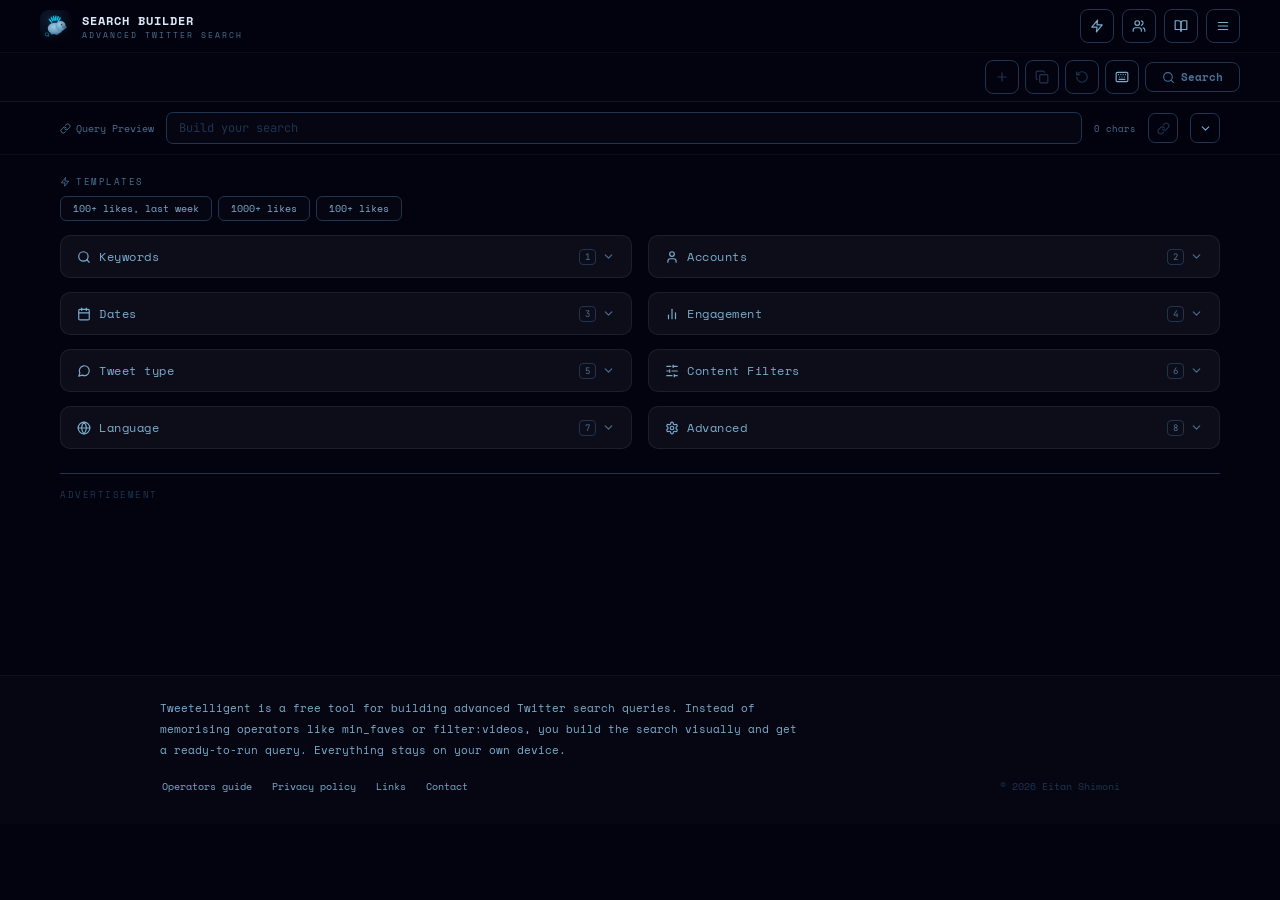
<file: index.html>
<!DOCTYPE html>
<html lang="he" dir="rtl">
  <head>
    <meta name="google-site-verification" content="E0dBcCmdBPspFGzxUfkCOdIivqjJMHfC78qYPpKqYvA" />
    <meta name="google-adsense-account" content="ca-pub-2782026165628312">
    <meta name="google-site-verification" content="Tg6FvOWgR5ETe8y325DUSicr6l3_aQwyPdLMIqL3uKk" />
    <meta charset="UTF-8" />
    <meta name="viewport" content="width=device-width, initial-scale=1.0" />
    <title>Tweetelligent — בונה חיפושים מתקדמים לטוויטר</title>
    <meta name="description" content="Tweetelligent — כלי חינמי לבניית שאילתות חיפוש מתקדמות בטוויטר: סינון לפי מילים, חשבונות, תאריכים, לייקים ומדיה, עם מדריך אופרטורים מלא. Build advanced Twitter search queries visually." />
    <link rel="canonical" href="https://eitanisrael.github.io/" />
    <link rel="manifest" href="/manifest.webmanifest">
    <link rel="apple-touch-icon" href="/apple-touch-icon.png">
    <meta name="theme-color" content="#03030f">
    <!-- iOS ignores the web manifest's display mode when deciding whether a
         home-screen launch gets browser chrome. Without these, "Add to Home
         Screen" opens inside a Safari shell with a bar at the top instead of as
         a standalone app. Android reads display:standalone from the manifest. -->
    <meta name="apple-mobile-web-app-capable" content="yes">
    <meta name="mobile-web-app-capable" content="yes">
    <meta name="apple-mobile-web-app-status-bar-style" content="black-translucent">
    <meta name="apple-mobile-web-app-title" content="Tweetelligent">
    <!-- Open Graph — shown when the tool is shared on social networks -->
    <meta property="og:type" content="website" />
    <meta property="og:site_name" content="Tweetelligent" />
    <meta property="og:title" content="Tweetelligent — בונה חיפושים מתקדמים לטוויטר" />
    <meta property="og:description" content="בונים חיפוש מתקדם בטוויטר בלי לזכור אופרטורים — ויזואלי, בעברית ובאנגלית, חינם." />
    <meta property="og:url" content="https://eitanisrael.github.io/" />
    <meta property="og:image" content="https://eitanisrael.github.io/icon-512.png" />
    <meta name="twitter:card" content="summary_large_image" />
    <script type="module" crossorigin src="/assets/index-pwpFbRuR.js"></script>
  <link rel="manifest" href="/manifest.webmanifest"><script id="vite-plugin-pwa:register-sw" src="/registerSW.js"></script></head>
  <body>
    <div id="root"></div>
    <!-- פרסומות AdSense: טעינת ספריית Google פעם אחת עבור כל יחידות הפרסום באתר -->
    <script async src="https://pagead2.googlesyndication.com/pagead/js/adsbygoogle.js?client=ca-pub-2782026165628312"
      crossorigin="anonymous"></script>
  </body>
</html>
</file>
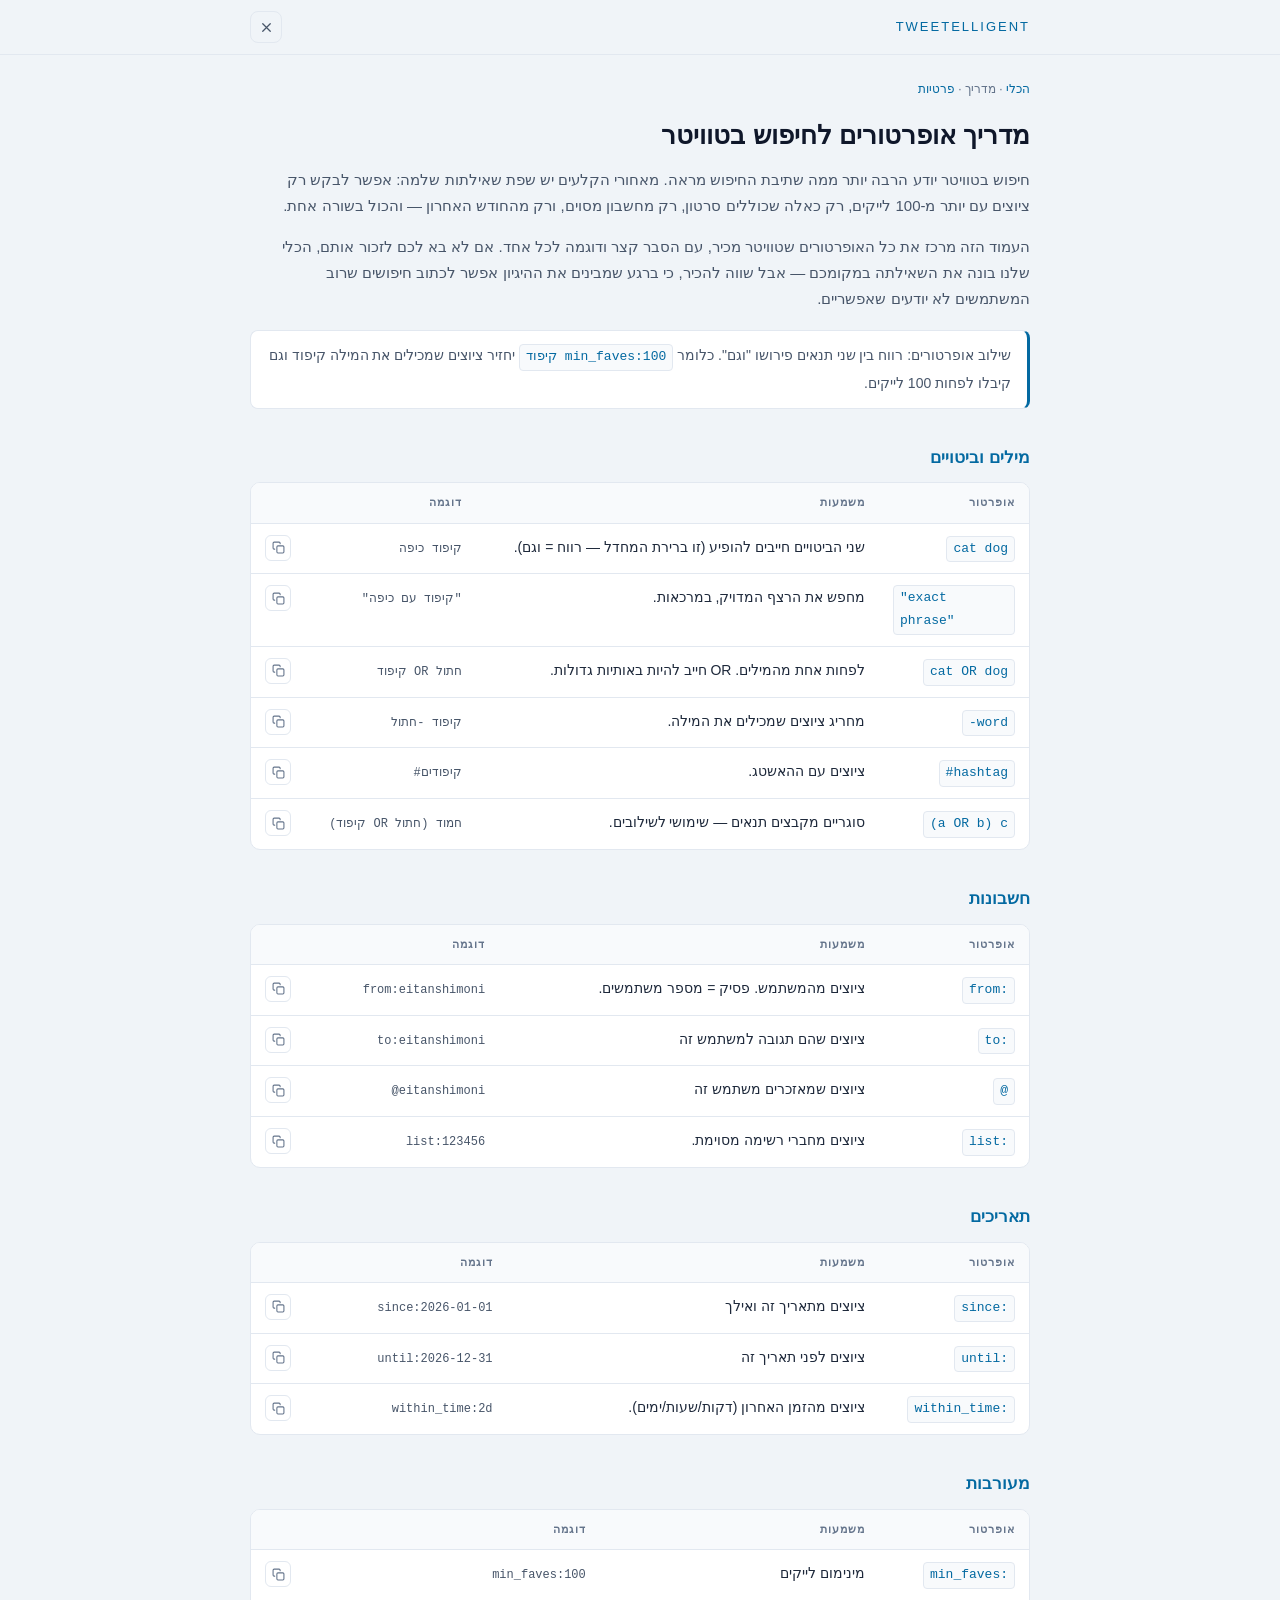
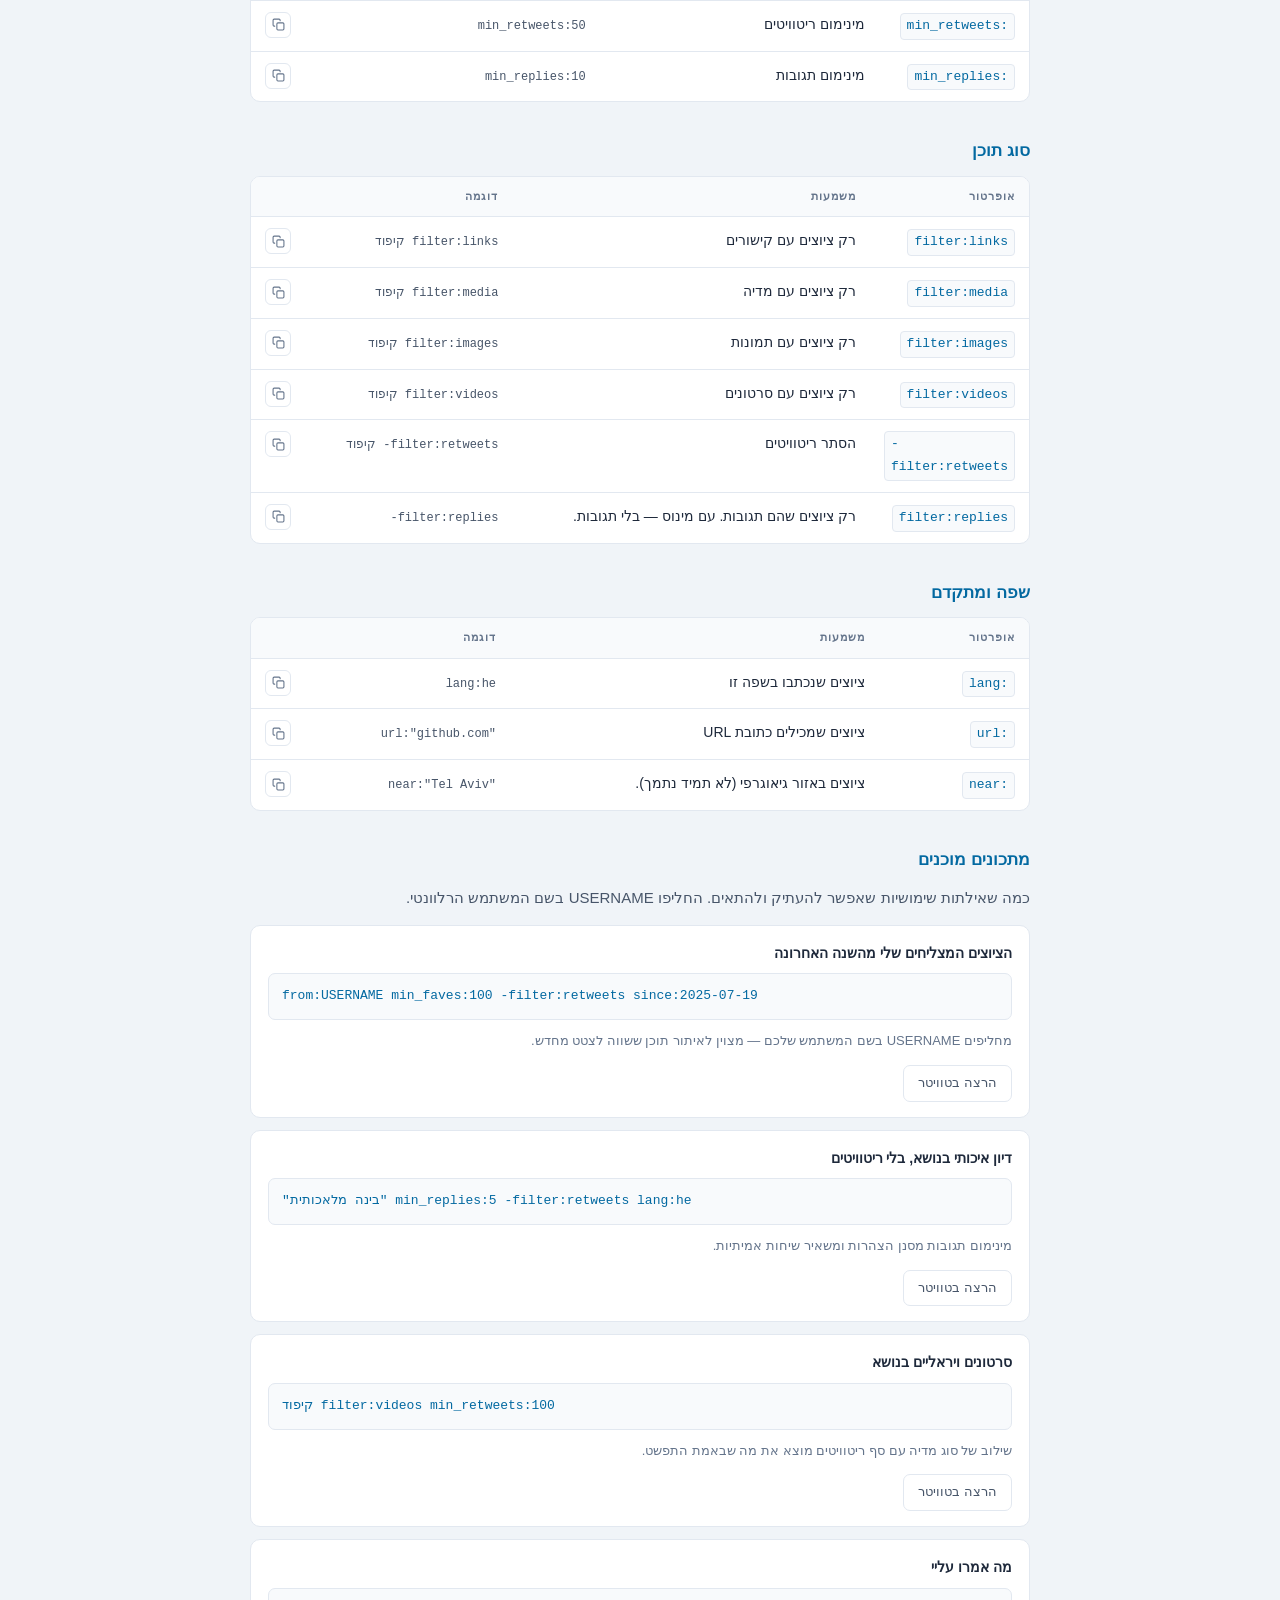
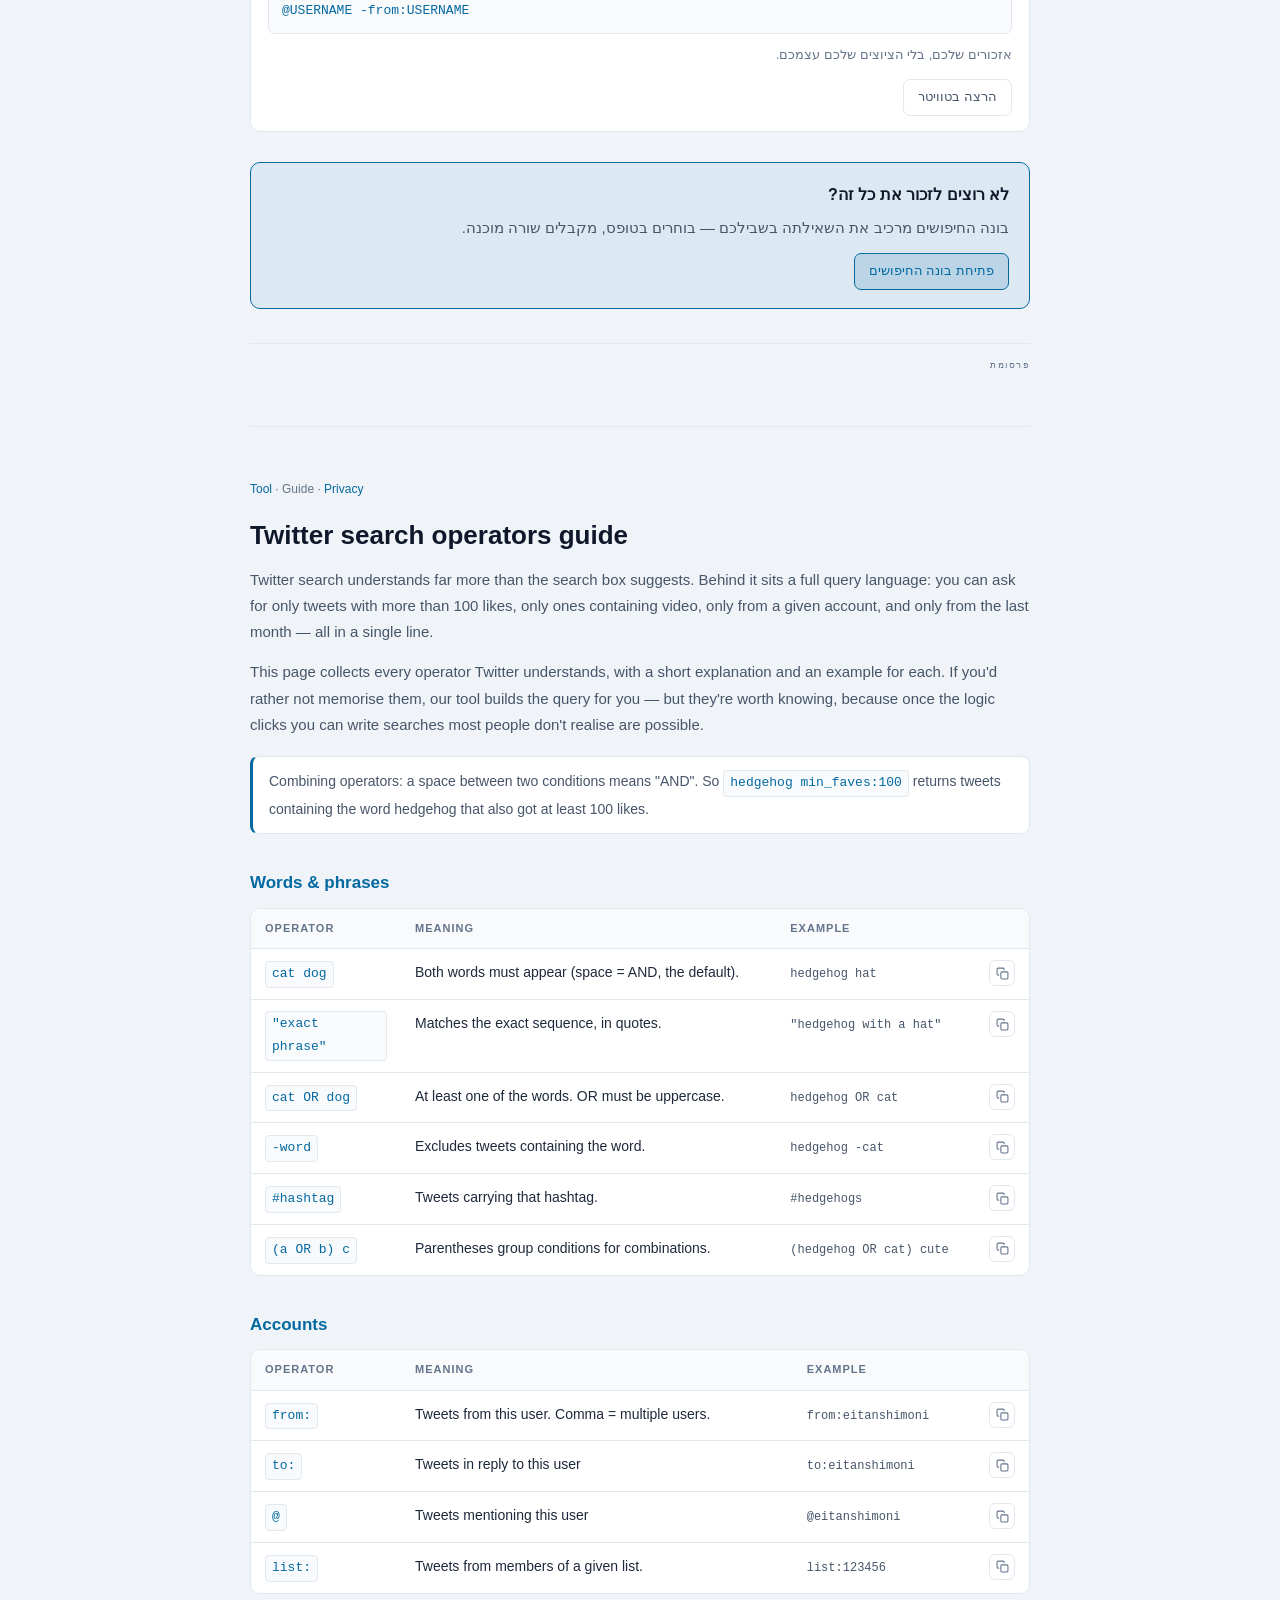
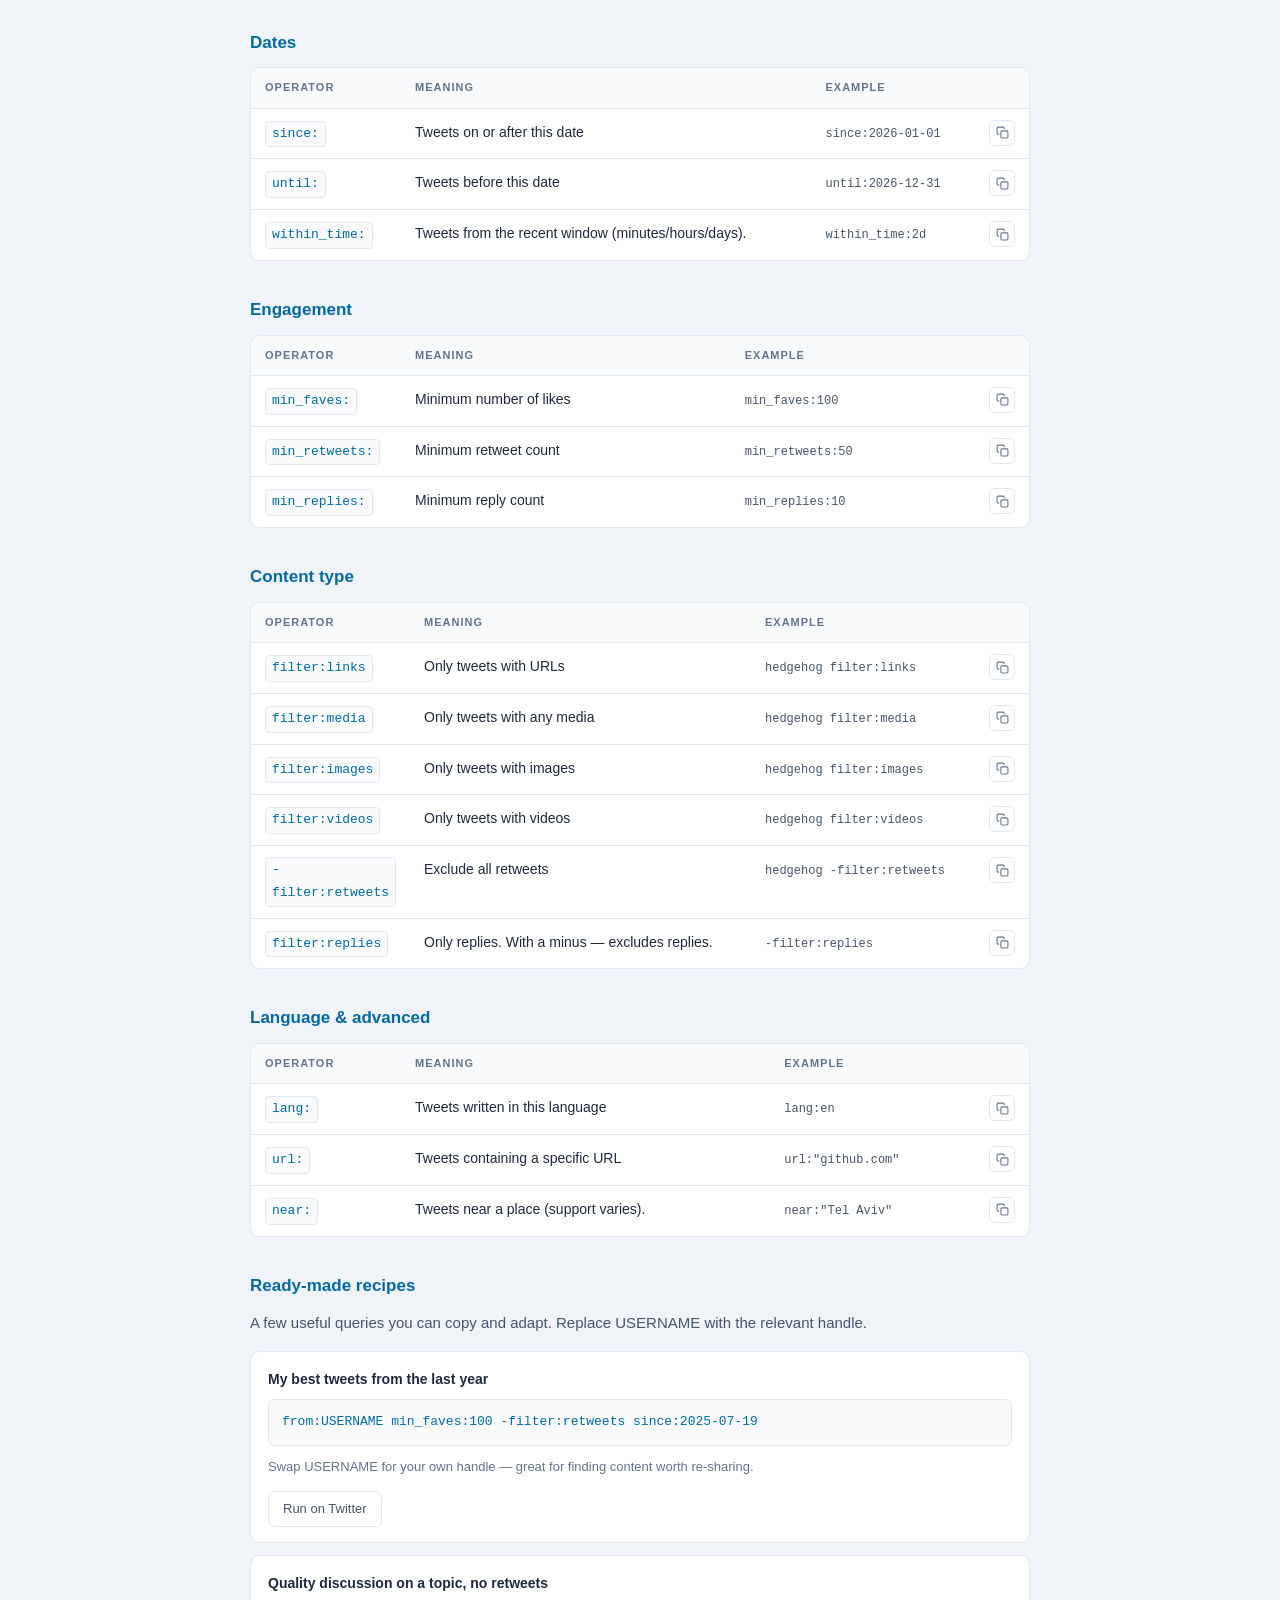
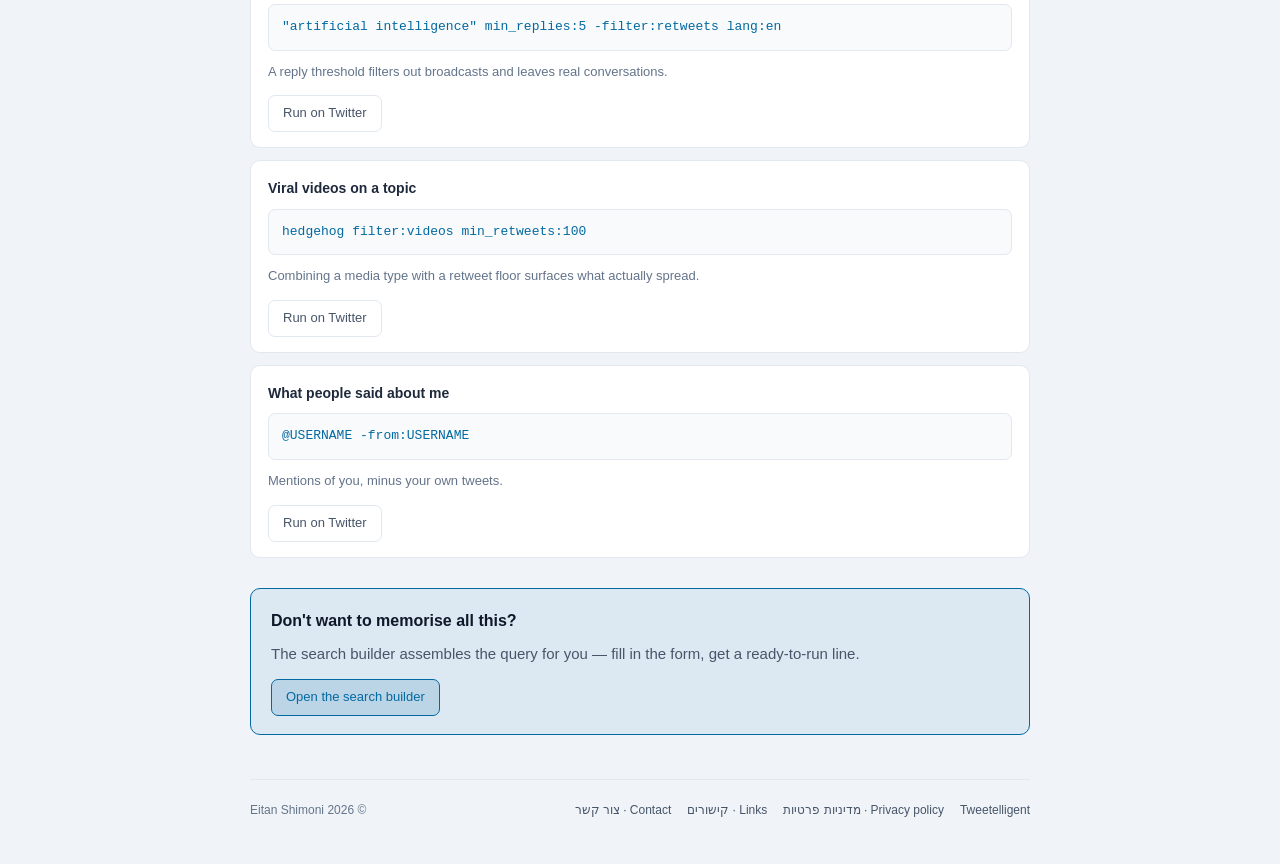
<file: guide/index.html>
<!DOCTYPE html>
<html lang="he" dir="rtl">
<head>
<meta charset="utf-8">
<meta name="viewport" content="width=device-width, initial-scale=1">
<title>מדריך אופרטורים לחיפוש בטוויטר | Twitter Search Operators — Tweetelligent</title>
<meta name="description" content="כל אופרטורי החיפוש של טוויטר עם הסבר ודוגמה: from, min_faves, filter:videos, since, lang ועוד. Complete Twitter search operators reference in Hebrew and English.">
<link rel="canonical" href="https://eitanisrael.github.io/guide/">
<meta name="theme-color" content="#03030f">
<link rel="apple-touch-icon" href="/apple-touch-icon.png">
<meta property="og:type" content="article">
<meta property="og:site_name" content="Tweetelligent">
<meta property="og:title" content="מדריך אופרטורים לחיפוש בטוויטר — Tweetelligent">
<meta property="og:description" content="כל אופרטורי החיפוש של טוויטר, עם הסבר ודוגמה לכל אחד, בעברית ובאנגלית.">
<meta property="og:url" content="https://eitanisrael.github.io/guide/">
<meta property="og:image" content="https://eitanisrael.github.io/icon-512.png">
<style>
  :root{
    --bg:#03030f; --card:#0d0d1a; --input:#060612; --text:#f4f8ff; --label:#ddeaf8;
    --muted:#7aaccc; --dim:#4a7090; --accent:#00d4ff; --border:#1e3450; --divider:#ffffff14;
  }
  @media (prefers-color-scheme: light){
    :root{
      --bg:#f0f4f8; --card:#ffffff; --input:#f8fafc; --text:#0f172a; --label:#1e293b;
      --muted:#475569; --dim:#64748b; --accent:#0369a1; --border:#e2e8f0; --divider:#e2e8f0;
    }
  }
  *,*::before,*::after{box-sizing:border-box;margin:0;padding:0}
  body{background:var(--bg);color:var(--text);line-height:1.75;
    font-family:'Assistant',-apple-system,"Segoe UI",Roboto,Arial,sans-serif}
  .wrap{max-width:820px;margin:0 auto;padding:24px 20px 80px}
  .topbar{position:sticky;top:0;z-index:5;background:var(--bg);
    border-bottom:1px solid var(--divider);backdrop-filter:blur(12px)}
  .topbar-inner{max-width:820px;margin:0 auto;padding:11px 20px;display:flex;
    align-items:center;justify-content:space-between;gap:12px}
  .brand{font-size:13px;letter-spacing:2px;color:var(--accent);
    text-transform:uppercase;text-decoration:none}
  .close{display:flex;align-items:center;justify-content:center;width:32px;height:32px;
    border:1px solid var(--border);border-radius:8px;color:var(--muted);flex-shrink:0}
  .close svg{width:15px;height:15px}
  .close:hover{border-color:var(--accent);color:var(--accent)}
  .close:active{transform:scale(.95)}
  .sr-only{position:absolute;width:1px;height:1px;overflow:hidden;clip:rect(0 0 0 0);white-space:nowrap}
  .copy-cell{width:44px;text-align:center}
  .copy{display:inline-flex;align-items:center;justify-content:center;width:26px;height:26px;
    padding:0;background:none;border:1px solid var(--border);border-radius:6px;
    color:var(--dim);cursor:pointer;transition:transform .08s,border-color .15s,color .15s}
  .copy svg{width:13px;height:13px}
  .copy:hover{border-color:var(--accent);color:var(--accent)}
  .copy:active{transform:scale(.9)}
  .copy.done{border-color:var(--accent);color:var(--accent)}
  h2{font-size:26px;color:var(--text);margin:0 0 14px;line-height:1.35}
  h3{font-size:17px;color:var(--accent);margin:34px 0 10px}
  h4{font-size:14px;color:var(--label);margin-bottom:8px}
  p{color:var(--muted);margin-bottom:14px;font-size:15px}
  a{color:var(--accent)}
  code{background:var(--input);border:1px solid var(--border);border-radius:4px;
    padding:1px 6px;color:var(--accent);font-family:'JetBrains Mono',ui-monospace,Consolas,monospace;
    font-size:13px;direction:ltr;display:inline-block;unicode-bidi:embed}
  .crumbs{font-size:12px;color:var(--dim);margin-bottom:18px}
  .crumbs a{text-decoration:none}
  .table-wrap{overflow-x:auto;border:1px solid var(--border);border-radius:10px;background:var(--card)}
  table{width:100%;border-collapse:collapse;min-width:520px}
  th{font-size:11px;letter-spacing:1px;color:var(--dim);text-transform:uppercase;
    text-align:start;padding:10px 14px;border-bottom:1px solid var(--divider);background:var(--input)}
  /* Fixed operator column so every description starts at the same place. */
  th:first-child,td:first-child{width:150px}
  td{padding:11px 14px;border-bottom:1px solid var(--divider);font-size:14px;
    color:var(--label);vertical-align:top}
  tr:last-child td{border-bottom:none}
  td .ex{color:var(--muted);font-size:12px;background:none;border:none;padding:0}
  .callout{background:var(--card);border:1px solid var(--border);
    border-inline-start:3px solid var(--accent);border-radius:8px;
    padding:12px 16px;margin:18px 0;font-size:14px;color:var(--muted)}
  .recipe{border:1px solid var(--border);border-radius:10px;background:var(--card);
    padding:15px 17px;margin-bottom:12px}
  pre{background:var(--input);border:1px solid var(--border);border-radius:7px;
    padding:11px 13px;overflow-x:auto;direction:ltr;text-align:left;margin-bottom:10px}
  pre code{background:none;border:none;padding:0;font-size:13px;white-space:pre-wrap;word-break:break-word}
  .why{font-size:13px;color:var(--dim);margin-bottom:12px}
  .btn{display:inline-block;border:1px solid var(--border);border-radius:7px;
    padding:6px 14px;font-size:13px;text-decoration:none;color:var(--muted)}
  .btn:hover{border-color:var(--accent);color:var(--accent)}
  .btn.primary{background:color-mix(in srgb,var(--accent) 15%,transparent);
    border-color:var(--accent);color:var(--accent)}
  .btn:active{transform:scale(.96)}
  .cta{border:1px solid var(--accent);border-radius:10px;
    background:color-mix(in srgb,var(--accent) 8%,transparent);
    padding:18px 20px;margin:30px 0 10px}
  .cta strong{display:block;color:var(--text);font-size:16px;margin-bottom:6px}
  .cta p{margin-bottom:12px}
  .ad{margin:34px 0;padding-top:14px;border-top:1px solid var(--divider)}
  .ad-label{font-size:9px;letter-spacing:1.5px;color:var(--dim);
    text-transform:uppercase;margin-bottom:6px}
  hr{border:none;border-top:1px solid var(--border);margin:52px 0}
  footer{border-top:1px solid var(--divider);margin-top:44px;padding-top:20px;
    font-size:12px;color:var(--dim);display:flex;gap:16px;flex-wrap:wrap}
  footer a{text-decoration:none;color:var(--muted)}
  @media (prefers-reduced-motion: reduce){*{transition:none!important}.btn:active{transform:none}}
</style>
</head>
<body>
<div class="topbar">
  <div class="topbar-inner">
    <a class="brand" href="/">Tweetelligent</a>
    <!-- The way back. Arriving here from the app's "full page" button and then
         having no way out was the complaint this fixes. -->
    <a class="close" href="/" title="סגירה · Close" aria-label="סגירה · Close"><svg viewBox="0 0 24 24" fill="none" stroke="currentColor" stroke-width="2" stroke-linecap="round" stroke-linejoin="round" aria-hidden="true"><path d="M18 6 6 18M6 6l12 12"/></svg></a>
  </div>
</div>
<div class="wrap">

  <section dir="rtl" lang="he">
    <nav class="crumbs"><a href="/">הכלי</a> · <span aria-current="page">מדריך</span> · <a href="/privacy.html">פרטיות</a></nav>
    <h2>מדריך אופרטורים לחיפוש בטוויטר</h2>
    <p>חיפוש בטוויטר יודע הרבה יותר ממה שתיבת החיפוש מראה. מאחורי הקלעים יש שפת שאילתות שלמה: אפשר לבקש רק ציוצים עם יותר מ-100 לייקים, רק כאלה שכוללים סרטון, רק מחשבון מסוים, ורק מהחודש האחרון — והכול בשורה אחת.</p>
    <p>העמוד הזה מרכז את כל האופרטורים שטוויטר מכיר, עם הסבר קצר ודוגמה לכל אחד. אם לא בא לכם לזכור אותם, הכלי שלנו בונה את השאילתה במקומכם — אבל שווה להכיר, כי ברגע שמבינים את ההיגיון אפשר לכתוב חיפושים שרוב המשתמשים לא יודעים שאפשריים.</p>
    <div class="callout">שילוב אופרטורים: רווח בין שני תנאים פירושו "וגם". כלומר <code>קיפוד min_faves:100</code> יחזיר ציוצים שמכילים את המילה קיפוד וגם קיבלו לפחות 100 לייקים.</div>

      <h3>מילים וביטויים</h3>
      <div class="table-wrap">
        <table>
          <thead>
            <tr><th scope="col">אופרטור</th><th scope="col">משמעות</th><th scope="col">דוגמה</th><th scope="col"><span class="sr-only">העתקת</span></th></tr>
          </thead>
          <tbody>
            <tr>
              <td><code>cat dog</code></td>
              <td>שני הביטויים חייבים להופיע (זו ברירת המחדל — רווח = וגם).</td>
              <td><code class="ex">קיפוד כיפה</code></td>
              <td class="copy-cell"><button class="copy" type="button" data-copy="cat dog" title="העתקת cat dog" aria-label="העתקת cat dog"><svg viewBox="0 0 24 24" fill="none" stroke="currentColor" stroke-width="2" stroke-linecap="round" stroke-linejoin="round" aria-hidden="true"><rect x="9" y="9" width="13" height="13" rx="2"/><path d="M5 15H4a2 2 0 0 1-2-2V4a2 2 0 0 1 2-2h9a2 2 0 0 1 2 2v1"/></svg></button></td>
            </tr>
            <tr>
              <td><code>&quot;exact phrase&quot;</code></td>
              <td>מחפש את הרצף המדויק, במרכאות.</td>
              <td><code class="ex">&quot;קיפוד עם כיפה&quot;</code></td>
              <td class="copy-cell"><button class="copy" type="button" data-copy="&quot;exact phrase&quot;" title="העתקת &quot;exact phrase&quot;" aria-label="העתקת &quot;exact phrase&quot;"><svg viewBox="0 0 24 24" fill="none" stroke="currentColor" stroke-width="2" stroke-linecap="round" stroke-linejoin="round" aria-hidden="true"><rect x="9" y="9" width="13" height="13" rx="2"/><path d="M5 15H4a2 2 0 0 1-2-2V4a2 2 0 0 1 2-2h9a2 2 0 0 1 2 2v1"/></svg></button></td>
            </tr>
            <tr>
              <td><code>cat OR dog</code></td>
              <td>לפחות אחת מהמילים. OR חייב להיות באותיות גדולות.</td>
              <td><code class="ex">קיפוד OR חתול</code></td>
              <td class="copy-cell"><button class="copy" type="button" data-copy="cat OR dog" title="העתקת cat OR dog" aria-label="העתקת cat OR dog"><svg viewBox="0 0 24 24" fill="none" stroke="currentColor" stroke-width="2" stroke-linecap="round" stroke-linejoin="round" aria-hidden="true"><rect x="9" y="9" width="13" height="13" rx="2"/><path d="M5 15H4a2 2 0 0 1-2-2V4a2 2 0 0 1 2-2h9a2 2 0 0 1 2 2v1"/></svg></button></td>
            </tr>
            <tr>
              <td><code>-word</code></td>
              <td>מחריג ציוצים שמכילים את המילה.</td>
              <td><code class="ex">קיפוד -חתול</code></td>
              <td class="copy-cell"><button class="copy" type="button" data-copy="-word" title="העתקת -word" aria-label="העתקת -word"><svg viewBox="0 0 24 24" fill="none" stroke="currentColor" stroke-width="2" stroke-linecap="round" stroke-linejoin="round" aria-hidden="true"><rect x="9" y="9" width="13" height="13" rx="2"/><path d="M5 15H4a2 2 0 0 1-2-2V4a2 2 0 0 1 2-2h9a2 2 0 0 1 2 2v1"/></svg></button></td>
            </tr>
            <tr>
              <td><code>#hashtag</code></td>
              <td>ציוצים עם ההאשטג.</td>
              <td><code class="ex">#קיפודים</code></td>
              <td class="copy-cell"><button class="copy" type="button" data-copy="#hashtag" title="העתקת #hashtag" aria-label="העתקת #hashtag"><svg viewBox="0 0 24 24" fill="none" stroke="currentColor" stroke-width="2" stroke-linecap="round" stroke-linejoin="round" aria-hidden="true"><rect x="9" y="9" width="13" height="13" rx="2"/><path d="M5 15H4a2 2 0 0 1-2-2V4a2 2 0 0 1 2-2h9a2 2 0 0 1 2 2v1"/></svg></button></td>
            </tr>
            <tr>
              <td><code>(a OR b) c</code></td>
              <td>סוגריים מקבצים תנאים — שימושי לשילובים.</td>
              <td><code class="ex">(קיפוד OR חתול) חמוד</code></td>
              <td class="copy-cell"><button class="copy" type="button" data-copy="(a OR b) c" title="העתקת (a OR b) c" aria-label="העתקת (a OR b) c"><svg viewBox="0 0 24 24" fill="none" stroke="currentColor" stroke-width="2" stroke-linecap="round" stroke-linejoin="round" aria-hidden="true"><rect x="9" y="9" width="13" height="13" rx="2"/><path d="M5 15H4a2 2 0 0 1-2-2V4a2 2 0 0 1 2-2h9a2 2 0 0 1 2 2v1"/></svg></button></td>
            </tr>
          </tbody>
        </table>
      </div>

      <h3>חשבונות</h3>
      <div class="table-wrap">
        <table>
          <thead>
            <tr><th scope="col">אופרטור</th><th scope="col">משמעות</th><th scope="col">דוגמה</th><th scope="col"><span class="sr-only">העתקת</span></th></tr>
          </thead>
          <tbody>
            <tr>
              <td><code>from:</code></td>
              <td>ציוצים מהמשתמש. פסיק = מספר משתמשים.</td>
              <td><code class="ex">from:eitanshimoni</code></td>
              <td class="copy-cell"><button class="copy" type="button" data-copy="from:" title="העתקת from:" aria-label="העתקת from:"><svg viewBox="0 0 24 24" fill="none" stroke="currentColor" stroke-width="2" stroke-linecap="round" stroke-linejoin="round" aria-hidden="true"><rect x="9" y="9" width="13" height="13" rx="2"/><path d="M5 15H4a2 2 0 0 1-2-2V4a2 2 0 0 1 2-2h9a2 2 0 0 1 2 2v1"/></svg></button></td>
            </tr>
            <tr>
              <td><code>to:</code></td>
              <td>ציוצים שהם תגובה למשתמש זה</td>
              <td><code class="ex">to:eitanshimoni</code></td>
              <td class="copy-cell"><button class="copy" type="button" data-copy="to:" title="העתקת to:" aria-label="העתקת to:"><svg viewBox="0 0 24 24" fill="none" stroke="currentColor" stroke-width="2" stroke-linecap="round" stroke-linejoin="round" aria-hidden="true"><rect x="9" y="9" width="13" height="13" rx="2"/><path d="M5 15H4a2 2 0 0 1-2-2V4a2 2 0 0 1 2-2h9a2 2 0 0 1 2 2v1"/></svg></button></td>
            </tr>
            <tr>
              <td><code>@</code></td>
              <td>ציוצים שמאזכרים משתמש זה</td>
              <td><code class="ex">@eitanshimoni</code></td>
              <td class="copy-cell"><button class="copy" type="button" data-copy="@" title="העתקת @" aria-label="העתקת @"><svg viewBox="0 0 24 24" fill="none" stroke="currentColor" stroke-width="2" stroke-linecap="round" stroke-linejoin="round" aria-hidden="true"><rect x="9" y="9" width="13" height="13" rx="2"/><path d="M5 15H4a2 2 0 0 1-2-2V4a2 2 0 0 1 2-2h9a2 2 0 0 1 2 2v1"/></svg></button></td>
            </tr>
            <tr>
              <td><code>list:</code></td>
              <td>ציוצים מחברי רשימה מסוימת.</td>
              <td><code class="ex">list:123456</code></td>
              <td class="copy-cell"><button class="copy" type="button" data-copy="list:" title="העתקת list:" aria-label="העתקת list:"><svg viewBox="0 0 24 24" fill="none" stroke="currentColor" stroke-width="2" stroke-linecap="round" stroke-linejoin="round" aria-hidden="true"><rect x="9" y="9" width="13" height="13" rx="2"/><path d="M5 15H4a2 2 0 0 1-2-2V4a2 2 0 0 1 2-2h9a2 2 0 0 1 2 2v1"/></svg></button></td>
            </tr>
          </tbody>
        </table>
      </div>

      <h3>תאריכים</h3>
      <div class="table-wrap">
        <table>
          <thead>
            <tr><th scope="col">אופרטור</th><th scope="col">משמעות</th><th scope="col">דוגמה</th><th scope="col"><span class="sr-only">העתקת</span></th></tr>
          </thead>
          <tbody>
            <tr>
              <td><code>since:</code></td>
              <td>ציוצים מתאריך זה ואילך</td>
              <td><code class="ex">since:2026-01-01</code></td>
              <td class="copy-cell"><button class="copy" type="button" data-copy="since:" title="העתקת since:" aria-label="העתקת since:"><svg viewBox="0 0 24 24" fill="none" stroke="currentColor" stroke-width="2" stroke-linecap="round" stroke-linejoin="round" aria-hidden="true"><rect x="9" y="9" width="13" height="13" rx="2"/><path d="M5 15H4a2 2 0 0 1-2-2V4a2 2 0 0 1 2-2h9a2 2 0 0 1 2 2v1"/></svg></button></td>
            </tr>
            <tr>
              <td><code>until:</code></td>
              <td>ציוצים לפני תאריך זה</td>
              <td><code class="ex">until:2026-12-31</code></td>
              <td class="copy-cell"><button class="copy" type="button" data-copy="until:" title="העתקת until:" aria-label="העתקת until:"><svg viewBox="0 0 24 24" fill="none" stroke="currentColor" stroke-width="2" stroke-linecap="round" stroke-linejoin="round" aria-hidden="true"><rect x="9" y="9" width="13" height="13" rx="2"/><path d="M5 15H4a2 2 0 0 1-2-2V4a2 2 0 0 1 2-2h9a2 2 0 0 1 2 2v1"/></svg></button></td>
            </tr>
            <tr>
              <td><code>within_time:</code></td>
              <td>ציוצים מהזמן האחרון (דקות/שעות/ימים).</td>
              <td><code class="ex">within_time:2d</code></td>
              <td class="copy-cell"><button class="copy" type="button" data-copy="within_time:" title="העתקת within_time:" aria-label="העתקת within_time:"><svg viewBox="0 0 24 24" fill="none" stroke="currentColor" stroke-width="2" stroke-linecap="round" stroke-linejoin="round" aria-hidden="true"><rect x="9" y="9" width="13" height="13" rx="2"/><path d="M5 15H4a2 2 0 0 1-2-2V4a2 2 0 0 1 2-2h9a2 2 0 0 1 2 2v1"/></svg></button></td>
            </tr>
          </tbody>
        </table>
      </div>

      <h3>מעורבות</h3>
      <div class="table-wrap">
        <table>
          <thead>
            <tr><th scope="col">אופרטור</th><th scope="col">משמעות</th><th scope="col">דוגמה</th><th scope="col"><span class="sr-only">העתקת</span></th></tr>
          </thead>
          <tbody>
            <tr>
              <td><code>min_faves:</code></td>
              <td>מינימום לייקים</td>
              <td><code class="ex">min_faves:100</code></td>
              <td class="copy-cell"><button class="copy" type="button" data-copy="min_faves:" title="העתקת min_faves:" aria-label="העתקת min_faves:"><svg viewBox="0 0 24 24" fill="none" stroke="currentColor" stroke-width="2" stroke-linecap="round" stroke-linejoin="round" aria-hidden="true"><rect x="9" y="9" width="13" height="13" rx="2"/><path d="M5 15H4a2 2 0 0 1-2-2V4a2 2 0 0 1 2-2h9a2 2 0 0 1 2 2v1"/></svg></button></td>
            </tr>
            <tr>
              <td><code>min_retweets:</code></td>
              <td>מינימום ריטוויטים</td>
              <td><code class="ex">min_retweets:50</code></td>
              <td class="copy-cell"><button class="copy" type="button" data-copy="min_retweets:" title="העתקת min_retweets:" aria-label="העתקת min_retweets:"><svg viewBox="0 0 24 24" fill="none" stroke="currentColor" stroke-width="2" stroke-linecap="round" stroke-linejoin="round" aria-hidden="true"><rect x="9" y="9" width="13" height="13" rx="2"/><path d="M5 15H4a2 2 0 0 1-2-2V4a2 2 0 0 1 2-2h9a2 2 0 0 1 2 2v1"/></svg></button></td>
            </tr>
            <tr>
              <td><code>min_replies:</code></td>
              <td>מינימום תגובות</td>
              <td><code class="ex">min_replies:10</code></td>
              <td class="copy-cell"><button class="copy" type="button" data-copy="min_replies:" title="העתקת min_replies:" aria-label="העתקת min_replies:"><svg viewBox="0 0 24 24" fill="none" stroke="currentColor" stroke-width="2" stroke-linecap="round" stroke-linejoin="round" aria-hidden="true"><rect x="9" y="9" width="13" height="13" rx="2"/><path d="M5 15H4a2 2 0 0 1-2-2V4a2 2 0 0 1 2-2h9a2 2 0 0 1 2 2v1"/></svg></button></td>
            </tr>
          </tbody>
        </table>
      </div>

      <h3>סוג תוכן</h3>
      <div class="table-wrap">
        <table>
          <thead>
            <tr><th scope="col">אופרטור</th><th scope="col">משמעות</th><th scope="col">דוגמה</th><th scope="col"><span class="sr-only">העתקת</span></th></tr>
          </thead>
          <tbody>
            <tr>
              <td><code>filter:links</code></td>
              <td>רק ציוצים עם קישורים</td>
              <td><code class="ex">קיפוד filter:links</code></td>
              <td class="copy-cell"><button class="copy" type="button" data-copy="filter:links" title="העתקת filter:links" aria-label="העתקת filter:links"><svg viewBox="0 0 24 24" fill="none" stroke="currentColor" stroke-width="2" stroke-linecap="round" stroke-linejoin="round" aria-hidden="true"><rect x="9" y="9" width="13" height="13" rx="2"/><path d="M5 15H4a2 2 0 0 1-2-2V4a2 2 0 0 1 2-2h9a2 2 0 0 1 2 2v1"/></svg></button></td>
            </tr>
            <tr>
              <td><code>filter:media</code></td>
              <td>רק ציוצים עם מדיה</td>
              <td><code class="ex">קיפוד filter:media</code></td>
              <td class="copy-cell"><button class="copy" type="button" data-copy="filter:media" title="העתקת filter:media" aria-label="העתקת filter:media"><svg viewBox="0 0 24 24" fill="none" stroke="currentColor" stroke-width="2" stroke-linecap="round" stroke-linejoin="round" aria-hidden="true"><rect x="9" y="9" width="13" height="13" rx="2"/><path d="M5 15H4a2 2 0 0 1-2-2V4a2 2 0 0 1 2-2h9a2 2 0 0 1 2 2v1"/></svg></button></td>
            </tr>
            <tr>
              <td><code>filter:images</code></td>
              <td>רק ציוצים עם תמונות</td>
              <td><code class="ex">קיפוד filter:images</code></td>
              <td class="copy-cell"><button class="copy" type="button" data-copy="filter:images" title="העתקת filter:images" aria-label="העתקת filter:images"><svg viewBox="0 0 24 24" fill="none" stroke="currentColor" stroke-width="2" stroke-linecap="round" stroke-linejoin="round" aria-hidden="true"><rect x="9" y="9" width="13" height="13" rx="2"/><path d="M5 15H4a2 2 0 0 1-2-2V4a2 2 0 0 1 2-2h9a2 2 0 0 1 2 2v1"/></svg></button></td>
            </tr>
            <tr>
              <td><code>filter:videos</code></td>
              <td>רק ציוצים עם סרטונים</td>
              <td><code class="ex">קיפוד filter:videos</code></td>
              <td class="copy-cell"><button class="copy" type="button" data-copy="filter:videos" title="העתקת filter:videos" aria-label="העתקת filter:videos"><svg viewBox="0 0 24 24" fill="none" stroke="currentColor" stroke-width="2" stroke-linecap="round" stroke-linejoin="round" aria-hidden="true"><rect x="9" y="9" width="13" height="13" rx="2"/><path d="M5 15H4a2 2 0 0 1-2-2V4a2 2 0 0 1 2-2h9a2 2 0 0 1 2 2v1"/></svg></button></td>
            </tr>
            <tr>
              <td><code>-filter:retweets</code></td>
              <td>הסתר ריטוויטים</td>
              <td><code class="ex">קיפוד -filter:retweets</code></td>
              <td class="copy-cell"><button class="copy" type="button" data-copy="-filter:retweets" title="העתקת -filter:retweets" aria-label="העתקת -filter:retweets"><svg viewBox="0 0 24 24" fill="none" stroke="currentColor" stroke-width="2" stroke-linecap="round" stroke-linejoin="round" aria-hidden="true"><rect x="9" y="9" width="13" height="13" rx="2"/><path d="M5 15H4a2 2 0 0 1-2-2V4a2 2 0 0 1 2-2h9a2 2 0 0 1 2 2v1"/></svg></button></td>
            </tr>
            <tr>
              <td><code>filter:replies</code></td>
              <td>רק ציוצים שהם תגובות. עם מינוס — בלי תגובות.</td>
              <td><code class="ex">-filter:replies</code></td>
              <td class="copy-cell"><button class="copy" type="button" data-copy="filter:replies" title="העתקת filter:replies" aria-label="העתקת filter:replies"><svg viewBox="0 0 24 24" fill="none" stroke="currentColor" stroke-width="2" stroke-linecap="round" stroke-linejoin="round" aria-hidden="true"><rect x="9" y="9" width="13" height="13" rx="2"/><path d="M5 15H4a2 2 0 0 1-2-2V4a2 2 0 0 1 2-2h9a2 2 0 0 1 2 2v1"/></svg></button></td>
            </tr>
          </tbody>
        </table>
      </div>

      <h3>שפה ומתקדם</h3>
      <div class="table-wrap">
        <table>
          <thead>
            <tr><th scope="col">אופרטור</th><th scope="col">משמעות</th><th scope="col">דוגמה</th><th scope="col"><span class="sr-only">העתקת</span></th></tr>
          </thead>
          <tbody>
            <tr>
              <td><code>lang:</code></td>
              <td>ציוצים שנכתבו בשפה זו</td>
              <td><code class="ex">lang:he</code></td>
              <td class="copy-cell"><button class="copy" type="button" data-copy="lang:" title="העתקת lang:" aria-label="העתקת lang:"><svg viewBox="0 0 24 24" fill="none" stroke="currentColor" stroke-width="2" stroke-linecap="round" stroke-linejoin="round" aria-hidden="true"><rect x="9" y="9" width="13" height="13" rx="2"/><path d="M5 15H4a2 2 0 0 1-2-2V4a2 2 0 0 1 2-2h9a2 2 0 0 1 2 2v1"/></svg></button></td>
            </tr>
            <tr>
              <td><code>url:</code></td>
              <td>ציוצים שמכילים כתובת URL</td>
              <td><code class="ex">url:&quot;github.com&quot;</code></td>
              <td class="copy-cell"><button class="copy" type="button" data-copy="url:" title="העתקת url:" aria-label="העתקת url:"><svg viewBox="0 0 24 24" fill="none" stroke="currentColor" stroke-width="2" stroke-linecap="round" stroke-linejoin="round" aria-hidden="true"><rect x="9" y="9" width="13" height="13" rx="2"/><path d="M5 15H4a2 2 0 0 1-2-2V4a2 2 0 0 1 2-2h9a2 2 0 0 1 2 2v1"/></svg></button></td>
            </tr>
            <tr>
              <td><code>near:</code></td>
              <td>ציוצים באזור גיאוגרפי (לא תמיד נתמך).</td>
              <td><code class="ex">near:&quot;Tel Aviv&quot;</code></td>
              <td class="copy-cell"><button class="copy" type="button" data-copy="near:" title="העתקת near:" aria-label="העתקת near:"><svg viewBox="0 0 24 24" fill="none" stroke="currentColor" stroke-width="2" stroke-linecap="round" stroke-linejoin="round" aria-hidden="true"><rect x="9" y="9" width="13" height="13" rx="2"/><path d="M5 15H4a2 2 0 0 1-2-2V4a2 2 0 0 1 2-2h9a2 2 0 0 1 2 2v1"/></svg></button></td>
            </tr>
          </tbody>
        </table>
      </div>
      <h3>מתכונים מוכנים</h3>
      <p>כמה שאילתות שימושיות שאפשר להעתיק ולהתאים. החליפו USERNAME בשם המשתמש הרלוונטי.</p>

      <div class="recipe">
        <h4>הציוצים המצליחים שלי מהשנה האחרונה</h4>
        <pre><code>from:USERNAME min_faves:100 -filter:retweets since:2025-07-19</code></pre>
        <p class="why">מחליפים USERNAME בשם המשתמש שלכם — מצוין לאיתור תוכן ששווה לצטט מחדש.</p>
        <a class="btn" href="https://x.com/search?q=from%3AUSERNAME%20min_faves%3A100%20-filter%3Aretweets%20since%3A2025-07-19&amp;src=typed_query&amp;f=top" target="_blank" rel="noopener nofollow">הרצה בטוויטר</a>
      </div>

      <div class="recipe">
        <h4>דיון איכותי בנושא, בלי ריטוויטים</h4>
        <pre><code>&quot;בינה מלאכותית&quot; min_replies:5 -filter:retweets lang:he</code></pre>
        <p class="why">מינימום תגובות מסנן הצהרות ומשאיר שיחות אמיתיות.</p>
        <a class="btn" href="https://x.com/search?q=%22%D7%91%D7%99%D7%A0%D7%94%20%D7%9E%D7%9C%D7%90%D7%9B%D7%95%D7%AA%D7%99%D7%AA%22%20min_replies%3A5%20-filter%3Aretweets%20lang%3Ahe&amp;src=typed_query&amp;f=top" target="_blank" rel="noopener nofollow">הרצה בטוויטר</a>
      </div>

      <div class="recipe">
        <h4>סרטונים ויראליים בנושא</h4>
        <pre><code>קיפוד filter:videos min_retweets:100</code></pre>
        <p class="why">שילוב של סוג מדיה עם סף ריטוויטים מוצא את מה שבאמת התפשט.</p>
        <a class="btn" href="https://x.com/search?q=%D7%A7%D7%99%D7%A4%D7%95%D7%93%20filter%3Avideos%20min_retweets%3A100&amp;src=typed_query&amp;f=top" target="_blank" rel="noopener nofollow">הרצה בטוויטר</a>
      </div>

      <div class="recipe">
        <h4>מה אמרו עליי</h4>
        <pre><code>@USERNAME -from:USERNAME</code></pre>
        <p class="why">אזכורים שלכם, בלי הציוצים שלכם עצמכם.</p>
        <a class="btn" href="https://x.com/search?q=%40USERNAME%20-from%3AUSERNAME&amp;src=typed_query&amp;f=top" target="_blank" rel="noopener nofollow">הרצה בטוויטר</a>
      </div>
      <div class="cta">
        <strong>לא רוצים לזכור את כל זה?</strong>
        <p>בונה החיפושים מרכיב את השאילתה בשבילכם — בוחרים בטופס, מקבלים שורה מוכנה.</p>
        <a class="btn primary" href="/">פתיחת בונה החיפושים</a>
      </div>
  </section>

  <div class="ad">
    <div class="ad-label">פרסומת</div>
    <ins class="adsbygoogle" style="display:block"
      data-ad-client="ca-pub-2782026165628312" data-ad-slot="6427867033"
      data-ad-format="auto" data-full-width-responsive="true"></ins>
  </div>

  <hr>

  <section dir="ltr" lang="en">
    <nav class="crumbs"><a href="/">Tool</a> · <span aria-current="page">Guide</span> · <a href="/privacy.html">Privacy</a></nav>
    <h2>Twitter search operators guide</h2>
    <p>Twitter search understands far more than the search box suggests. Behind it sits a full query language: you can ask for only tweets with more than 100 likes, only ones containing video, only from a given account, and only from the last month — all in a single line.</p>
    <p>This page collects every operator Twitter understands, with a short explanation and an example for each. If you'd rather not memorise them, our tool builds the query for you — but they're worth knowing, because once the logic clicks you can write searches most people don't realise are possible.</p>
    <div class="callout">Combining operators: a space between two conditions means "AND". So <code>hedgehog min_faves:100</code> returns tweets containing the word hedgehog that also got at least 100 likes.</div>

      <h3>Words &amp; phrases</h3>
      <div class="table-wrap">
        <table>
          <thead>
            <tr><th scope="col">Operator</th><th scope="col">Meaning</th><th scope="col">Example</th><th scope="col"><span class="sr-only">Copy</span></th></tr>
          </thead>
          <tbody>
            <tr>
              <td><code>cat dog</code></td>
              <td>Both words must appear (space = AND, the default).</td>
              <td><code class="ex">hedgehog hat</code></td>
              <td class="copy-cell"><button class="copy" type="button" data-copy="cat dog" title="Copy cat dog" aria-label="Copy cat dog"><svg viewBox="0 0 24 24" fill="none" stroke="currentColor" stroke-width="2" stroke-linecap="round" stroke-linejoin="round" aria-hidden="true"><rect x="9" y="9" width="13" height="13" rx="2"/><path d="M5 15H4a2 2 0 0 1-2-2V4a2 2 0 0 1 2-2h9a2 2 0 0 1 2 2v1"/></svg></button></td>
            </tr>
            <tr>
              <td><code>&quot;exact phrase&quot;</code></td>
              <td>Matches the exact sequence, in quotes.</td>
              <td><code class="ex">&quot;hedgehog with a hat&quot;</code></td>
              <td class="copy-cell"><button class="copy" type="button" data-copy="&quot;exact phrase&quot;" title="Copy &quot;exact phrase&quot;" aria-label="Copy &quot;exact phrase&quot;"><svg viewBox="0 0 24 24" fill="none" stroke="currentColor" stroke-width="2" stroke-linecap="round" stroke-linejoin="round" aria-hidden="true"><rect x="9" y="9" width="13" height="13" rx="2"/><path d="M5 15H4a2 2 0 0 1-2-2V4a2 2 0 0 1 2-2h9a2 2 0 0 1 2 2v1"/></svg></button></td>
            </tr>
            <tr>
              <td><code>cat OR dog</code></td>
              <td>At least one of the words. OR must be uppercase.</td>
              <td><code class="ex">hedgehog OR cat</code></td>
              <td class="copy-cell"><button class="copy" type="button" data-copy="cat OR dog" title="Copy cat OR dog" aria-label="Copy cat OR dog"><svg viewBox="0 0 24 24" fill="none" stroke="currentColor" stroke-width="2" stroke-linecap="round" stroke-linejoin="round" aria-hidden="true"><rect x="9" y="9" width="13" height="13" rx="2"/><path d="M5 15H4a2 2 0 0 1-2-2V4a2 2 0 0 1 2-2h9a2 2 0 0 1 2 2v1"/></svg></button></td>
            </tr>
            <tr>
              <td><code>-word</code></td>
              <td>Excludes tweets containing the word.</td>
              <td><code class="ex">hedgehog -cat</code></td>
              <td class="copy-cell"><button class="copy" type="button" data-copy="-word" title="Copy -word" aria-label="Copy -word"><svg viewBox="0 0 24 24" fill="none" stroke="currentColor" stroke-width="2" stroke-linecap="round" stroke-linejoin="round" aria-hidden="true"><rect x="9" y="9" width="13" height="13" rx="2"/><path d="M5 15H4a2 2 0 0 1-2-2V4a2 2 0 0 1 2-2h9a2 2 0 0 1 2 2v1"/></svg></button></td>
            </tr>
            <tr>
              <td><code>#hashtag</code></td>
              <td>Tweets carrying that hashtag.</td>
              <td><code class="ex">#hedgehogs</code></td>
              <td class="copy-cell"><button class="copy" type="button" data-copy="#hashtag" title="Copy #hashtag" aria-label="Copy #hashtag"><svg viewBox="0 0 24 24" fill="none" stroke="currentColor" stroke-width="2" stroke-linecap="round" stroke-linejoin="round" aria-hidden="true"><rect x="9" y="9" width="13" height="13" rx="2"/><path d="M5 15H4a2 2 0 0 1-2-2V4a2 2 0 0 1 2-2h9a2 2 0 0 1 2 2v1"/></svg></button></td>
            </tr>
            <tr>
              <td><code>(a OR b) c</code></td>
              <td>Parentheses group conditions for combinations.</td>
              <td><code class="ex">(hedgehog OR cat) cute</code></td>
              <td class="copy-cell"><button class="copy" type="button" data-copy="(a OR b) c" title="Copy (a OR b) c" aria-label="Copy (a OR b) c"><svg viewBox="0 0 24 24" fill="none" stroke="currentColor" stroke-width="2" stroke-linecap="round" stroke-linejoin="round" aria-hidden="true"><rect x="9" y="9" width="13" height="13" rx="2"/><path d="M5 15H4a2 2 0 0 1-2-2V4a2 2 0 0 1 2-2h9a2 2 0 0 1 2 2v1"/></svg></button></td>
            </tr>
          </tbody>
        </table>
      </div>

      <h3>Accounts</h3>
      <div class="table-wrap">
        <table>
          <thead>
            <tr><th scope="col">Operator</th><th scope="col">Meaning</th><th scope="col">Example</th><th scope="col"><span class="sr-only">Copy</span></th></tr>
          </thead>
          <tbody>
            <tr>
              <td><code>from:</code></td>
              <td>Tweets from this user. Comma = multiple users.</td>
              <td><code class="ex">from:eitanshimoni</code></td>
              <td class="copy-cell"><button class="copy" type="button" data-copy="from:" title="Copy from:" aria-label="Copy from:"><svg viewBox="0 0 24 24" fill="none" stroke="currentColor" stroke-width="2" stroke-linecap="round" stroke-linejoin="round" aria-hidden="true"><rect x="9" y="9" width="13" height="13" rx="2"/><path d="M5 15H4a2 2 0 0 1-2-2V4a2 2 0 0 1 2-2h9a2 2 0 0 1 2 2v1"/></svg></button></td>
            </tr>
            <tr>
              <td><code>to:</code></td>
              <td>Tweets in reply to this user</td>
              <td><code class="ex">to:eitanshimoni</code></td>
              <td class="copy-cell"><button class="copy" type="button" data-copy="to:" title="Copy to:" aria-label="Copy to:"><svg viewBox="0 0 24 24" fill="none" stroke="currentColor" stroke-width="2" stroke-linecap="round" stroke-linejoin="round" aria-hidden="true"><rect x="9" y="9" width="13" height="13" rx="2"/><path d="M5 15H4a2 2 0 0 1-2-2V4a2 2 0 0 1 2-2h9a2 2 0 0 1 2 2v1"/></svg></button></td>
            </tr>
            <tr>
              <td><code>@</code></td>
              <td>Tweets mentioning this user</td>
              <td><code class="ex">@eitanshimoni</code></td>
              <td class="copy-cell"><button class="copy" type="button" data-copy="@" title="Copy @" aria-label="Copy @"><svg viewBox="0 0 24 24" fill="none" stroke="currentColor" stroke-width="2" stroke-linecap="round" stroke-linejoin="round" aria-hidden="true"><rect x="9" y="9" width="13" height="13" rx="2"/><path d="M5 15H4a2 2 0 0 1-2-2V4a2 2 0 0 1 2-2h9a2 2 0 0 1 2 2v1"/></svg></button></td>
            </tr>
            <tr>
              <td><code>list:</code></td>
              <td>Tweets from members of a given list.</td>
              <td><code class="ex">list:123456</code></td>
              <td class="copy-cell"><button class="copy" type="button" data-copy="list:" title="Copy list:" aria-label="Copy list:"><svg viewBox="0 0 24 24" fill="none" stroke="currentColor" stroke-width="2" stroke-linecap="round" stroke-linejoin="round" aria-hidden="true"><rect x="9" y="9" width="13" height="13" rx="2"/><path d="M5 15H4a2 2 0 0 1-2-2V4a2 2 0 0 1 2-2h9a2 2 0 0 1 2 2v1"/></svg></button></td>
            </tr>
          </tbody>
        </table>
      </div>

      <h3>Dates</h3>
      <div class="table-wrap">
        <table>
          <thead>
            <tr><th scope="col">Operator</th><th scope="col">Meaning</th><th scope="col">Example</th><th scope="col"><span class="sr-only">Copy</span></th></tr>
          </thead>
          <tbody>
            <tr>
              <td><code>since:</code></td>
              <td>Tweets on or after this date</td>
              <td><code class="ex">since:2026-01-01</code></td>
              <td class="copy-cell"><button class="copy" type="button" data-copy="since:" title="Copy since:" aria-label="Copy since:"><svg viewBox="0 0 24 24" fill="none" stroke="currentColor" stroke-width="2" stroke-linecap="round" stroke-linejoin="round" aria-hidden="true"><rect x="9" y="9" width="13" height="13" rx="2"/><path d="M5 15H4a2 2 0 0 1-2-2V4a2 2 0 0 1 2-2h9a2 2 0 0 1 2 2v1"/></svg></button></td>
            </tr>
            <tr>
              <td><code>until:</code></td>
              <td>Tweets before this date</td>
              <td><code class="ex">until:2026-12-31</code></td>
              <td class="copy-cell"><button class="copy" type="button" data-copy="until:" title="Copy until:" aria-label="Copy until:"><svg viewBox="0 0 24 24" fill="none" stroke="currentColor" stroke-width="2" stroke-linecap="round" stroke-linejoin="round" aria-hidden="true"><rect x="9" y="9" width="13" height="13" rx="2"/><path d="M5 15H4a2 2 0 0 1-2-2V4a2 2 0 0 1 2-2h9a2 2 0 0 1 2 2v1"/></svg></button></td>
            </tr>
            <tr>
              <td><code>within_time:</code></td>
              <td>Tweets from the recent window (minutes/hours/days).</td>
              <td><code class="ex">within_time:2d</code></td>
              <td class="copy-cell"><button class="copy" type="button" data-copy="within_time:" title="Copy within_time:" aria-label="Copy within_time:"><svg viewBox="0 0 24 24" fill="none" stroke="currentColor" stroke-width="2" stroke-linecap="round" stroke-linejoin="round" aria-hidden="true"><rect x="9" y="9" width="13" height="13" rx="2"/><path d="M5 15H4a2 2 0 0 1-2-2V4a2 2 0 0 1 2-2h9a2 2 0 0 1 2 2v1"/></svg></button></td>
            </tr>
          </tbody>
        </table>
      </div>

      <h3>Engagement</h3>
      <div class="table-wrap">
        <table>
          <thead>
            <tr><th scope="col">Operator</th><th scope="col">Meaning</th><th scope="col">Example</th><th scope="col"><span class="sr-only">Copy</span></th></tr>
          </thead>
          <tbody>
            <tr>
              <td><code>min_faves:</code></td>
              <td>Minimum number of likes</td>
              <td><code class="ex">min_faves:100</code></td>
              <td class="copy-cell"><button class="copy" type="button" data-copy="min_faves:" title="Copy min_faves:" aria-label="Copy min_faves:"><svg viewBox="0 0 24 24" fill="none" stroke="currentColor" stroke-width="2" stroke-linecap="round" stroke-linejoin="round" aria-hidden="true"><rect x="9" y="9" width="13" height="13" rx="2"/><path d="M5 15H4a2 2 0 0 1-2-2V4a2 2 0 0 1 2-2h9a2 2 0 0 1 2 2v1"/></svg></button></td>
            </tr>
            <tr>
              <td><code>min_retweets:</code></td>
              <td>Minimum retweet count</td>
              <td><code class="ex">min_retweets:50</code></td>
              <td class="copy-cell"><button class="copy" type="button" data-copy="min_retweets:" title="Copy min_retweets:" aria-label="Copy min_retweets:"><svg viewBox="0 0 24 24" fill="none" stroke="currentColor" stroke-width="2" stroke-linecap="round" stroke-linejoin="round" aria-hidden="true"><rect x="9" y="9" width="13" height="13" rx="2"/><path d="M5 15H4a2 2 0 0 1-2-2V4a2 2 0 0 1 2-2h9a2 2 0 0 1 2 2v1"/></svg></button></td>
            </tr>
            <tr>
              <td><code>min_replies:</code></td>
              <td>Minimum reply count</td>
              <td><code class="ex">min_replies:10</code></td>
              <td class="copy-cell"><button class="copy" type="button" data-copy="min_replies:" title="Copy min_replies:" aria-label="Copy min_replies:"><svg viewBox="0 0 24 24" fill="none" stroke="currentColor" stroke-width="2" stroke-linecap="round" stroke-linejoin="round" aria-hidden="true"><rect x="9" y="9" width="13" height="13" rx="2"/><path d="M5 15H4a2 2 0 0 1-2-2V4a2 2 0 0 1 2-2h9a2 2 0 0 1 2 2v1"/></svg></button></td>
            </tr>
          </tbody>
        </table>
      </div>

      <h3>Content type</h3>
      <div class="table-wrap">
        <table>
          <thead>
            <tr><th scope="col">Operator</th><th scope="col">Meaning</th><th scope="col">Example</th><th scope="col"><span class="sr-only">Copy</span></th></tr>
          </thead>
          <tbody>
            <tr>
              <td><code>filter:links</code></td>
              <td>Only tweets with URLs</td>
              <td><code class="ex">hedgehog filter:links</code></td>
              <td class="copy-cell"><button class="copy" type="button" data-copy="filter:links" title="Copy filter:links" aria-label="Copy filter:links"><svg viewBox="0 0 24 24" fill="none" stroke="currentColor" stroke-width="2" stroke-linecap="round" stroke-linejoin="round" aria-hidden="true"><rect x="9" y="9" width="13" height="13" rx="2"/><path d="M5 15H4a2 2 0 0 1-2-2V4a2 2 0 0 1 2-2h9a2 2 0 0 1 2 2v1"/></svg></button></td>
            </tr>
            <tr>
              <td><code>filter:media</code></td>
              <td>Only tweets with any media</td>
              <td><code class="ex">hedgehog filter:media</code></td>
              <td class="copy-cell"><button class="copy" type="button" data-copy="filter:media" title="Copy filter:media" aria-label="Copy filter:media"><svg viewBox="0 0 24 24" fill="none" stroke="currentColor" stroke-width="2" stroke-linecap="round" stroke-linejoin="round" aria-hidden="true"><rect x="9" y="9" width="13" height="13" rx="2"/><path d="M5 15H4a2 2 0 0 1-2-2V4a2 2 0 0 1 2-2h9a2 2 0 0 1 2 2v1"/></svg></button></td>
            </tr>
            <tr>
              <td><code>filter:images</code></td>
              <td>Only tweets with images</td>
              <td><code class="ex">hedgehog filter:images</code></td>
              <td class="copy-cell"><button class="copy" type="button" data-copy="filter:images" title="Copy filter:images" aria-label="Copy filter:images"><svg viewBox="0 0 24 24" fill="none" stroke="currentColor" stroke-width="2" stroke-linecap="round" stroke-linejoin="round" aria-hidden="true"><rect x="9" y="9" width="13" height="13" rx="2"/><path d="M5 15H4a2 2 0 0 1-2-2V4a2 2 0 0 1 2-2h9a2 2 0 0 1 2 2v1"/></svg></button></td>
            </tr>
            <tr>
              <td><code>filter:videos</code></td>
              <td>Only tweets with videos</td>
              <td><code class="ex">hedgehog filter:videos</code></td>
              <td class="copy-cell"><button class="copy" type="button" data-copy="filter:videos" title="Copy filter:videos" aria-label="Copy filter:videos"><svg viewBox="0 0 24 24" fill="none" stroke="currentColor" stroke-width="2" stroke-linecap="round" stroke-linejoin="round" aria-hidden="true"><rect x="9" y="9" width="13" height="13" rx="2"/><path d="M5 15H4a2 2 0 0 1-2-2V4a2 2 0 0 1 2-2h9a2 2 0 0 1 2 2v1"/></svg></button></td>
            </tr>
            <tr>
              <td><code>-filter:retweets</code></td>
              <td>Exclude all retweets</td>
              <td><code class="ex">hedgehog -filter:retweets</code></td>
              <td class="copy-cell"><button class="copy" type="button" data-copy="-filter:retweets" title="Copy -filter:retweets" aria-label="Copy -filter:retweets"><svg viewBox="0 0 24 24" fill="none" stroke="currentColor" stroke-width="2" stroke-linecap="round" stroke-linejoin="round" aria-hidden="true"><rect x="9" y="9" width="13" height="13" rx="2"/><path d="M5 15H4a2 2 0 0 1-2-2V4a2 2 0 0 1 2-2h9a2 2 0 0 1 2 2v1"/></svg></button></td>
            </tr>
            <tr>
              <td><code>filter:replies</code></td>
              <td>Only replies. With a minus — excludes replies.</td>
              <td><code class="ex">-filter:replies</code></td>
              <td class="copy-cell"><button class="copy" type="button" data-copy="filter:replies" title="Copy filter:replies" aria-label="Copy filter:replies"><svg viewBox="0 0 24 24" fill="none" stroke="currentColor" stroke-width="2" stroke-linecap="round" stroke-linejoin="round" aria-hidden="true"><rect x="9" y="9" width="13" height="13" rx="2"/><path d="M5 15H4a2 2 0 0 1-2-2V4a2 2 0 0 1 2-2h9a2 2 0 0 1 2 2v1"/></svg></button></td>
            </tr>
          </tbody>
        </table>
      </div>

      <h3>Language &amp; advanced</h3>
      <div class="table-wrap">
        <table>
          <thead>
            <tr><th scope="col">Operator</th><th scope="col">Meaning</th><th scope="col">Example</th><th scope="col"><span class="sr-only">Copy</span></th></tr>
          </thead>
          <tbody>
            <tr>
              <td><code>lang:</code></td>
              <td>Tweets written in this language</td>
              <td><code class="ex">lang:en</code></td>
              <td class="copy-cell"><button class="copy" type="button" data-copy="lang:" title="Copy lang:" aria-label="Copy lang:"><svg viewBox="0 0 24 24" fill="none" stroke="currentColor" stroke-width="2" stroke-linecap="round" stroke-linejoin="round" aria-hidden="true"><rect x="9" y="9" width="13" height="13" rx="2"/><path d="M5 15H4a2 2 0 0 1-2-2V4a2 2 0 0 1 2-2h9a2 2 0 0 1 2 2v1"/></svg></button></td>
            </tr>
            <tr>
              <td><code>url:</code></td>
              <td>Tweets containing a specific URL</td>
              <td><code class="ex">url:&quot;github.com&quot;</code></td>
              <td class="copy-cell"><button class="copy" type="button" data-copy="url:" title="Copy url:" aria-label="Copy url:"><svg viewBox="0 0 24 24" fill="none" stroke="currentColor" stroke-width="2" stroke-linecap="round" stroke-linejoin="round" aria-hidden="true"><rect x="9" y="9" width="13" height="13" rx="2"/><path d="M5 15H4a2 2 0 0 1-2-2V4a2 2 0 0 1 2-2h9a2 2 0 0 1 2 2v1"/></svg></button></td>
            </tr>
            <tr>
              <td><code>near:</code></td>
              <td>Tweets near a place (support varies).</td>
              <td><code class="ex">near:&quot;Tel Aviv&quot;</code></td>
              <td class="copy-cell"><button class="copy" type="button" data-copy="near:" title="Copy near:" aria-label="Copy near:"><svg viewBox="0 0 24 24" fill="none" stroke="currentColor" stroke-width="2" stroke-linecap="round" stroke-linejoin="round" aria-hidden="true"><rect x="9" y="9" width="13" height="13" rx="2"/><path d="M5 15H4a2 2 0 0 1-2-2V4a2 2 0 0 1 2-2h9a2 2 0 0 1 2 2v1"/></svg></button></td>
            </tr>
          </tbody>
        </table>
      </div>
      <h3>Ready-made recipes</h3>
      <p>A few useful queries you can copy and adapt. Replace USERNAME with the relevant handle.</p>

      <div class="recipe">
        <h4>My best tweets from the last year</h4>
        <pre><code>from:USERNAME min_faves:100 -filter:retweets since:2025-07-19</code></pre>
        <p class="why">Swap USERNAME for your own handle — great for finding content worth re-sharing.</p>
        <a class="btn" href="https://x.com/search?q=from%3AUSERNAME%20min_faves%3A100%20-filter%3Aretweets%20since%3A2025-07-19&amp;src=typed_query&amp;f=top" target="_blank" rel="noopener nofollow">Run on Twitter</a>
      </div>

      <div class="recipe">
        <h4>Quality discussion on a topic, no retweets</h4>
        <pre><code>&quot;artificial intelligence&quot; min_replies:5 -filter:retweets lang:en</code></pre>
        <p class="why">A reply threshold filters out broadcasts and leaves real conversations.</p>
        <a class="btn" href="https://x.com/search?q=%22artificial%20intelligence%22%20min_replies%3A5%20-filter%3Aretweets%20lang%3Aen&amp;src=typed_query&amp;f=top" target="_blank" rel="noopener nofollow">Run on Twitter</a>
      </div>

      <div class="recipe">
        <h4>Viral videos on a topic</h4>
        <pre><code>hedgehog filter:videos min_retweets:100</code></pre>
        <p class="why">Combining a media type with a retweet floor surfaces what actually spread.</p>
        <a class="btn" href="https://x.com/search?q=hedgehog%20filter%3Avideos%20min_retweets%3A100&amp;src=typed_query&amp;f=top" target="_blank" rel="noopener nofollow">Run on Twitter</a>
      </div>

      <div class="recipe">
        <h4>What people said about me</h4>
        <pre><code>@USERNAME -from:USERNAME</code></pre>
        <p class="why">Mentions of you, minus your own tweets.</p>
        <a class="btn" href="https://x.com/search?q=%40USERNAME%20-from%3AUSERNAME&amp;src=typed_query&amp;f=top" target="_blank" rel="noopener nofollow">Run on Twitter</a>
      </div>
      <div class="cta">
        <strong>Don't want to memorise all this?</strong>
        <p>The search builder assembles the query for you — fill in the form, get a ready-to-run line.</p>
        <a class="btn primary" href="/">Open the search builder</a>
      </div>
  </section>

  <footer>
    <a href="/">Tweetelligent</a>
    <a href="/privacy.html">Privacy policy · מדיניות פרטיות</a>
    <a href="/links/">Links · קישורים</a>
    <a href="mailto:eitanisrael461@gmail.com">Contact · צור קשר</a>
    <span style="margin-inline-start:auto">© 2026 Eitan Shimoni</span>
  </footer>
</div>
<script>
  // Copy-to-clipboard for every operator row. Delegated from the document so it
  // costs one listener regardless of how many rows the guide grows to.
  (function () {
    var COPY = "<svg viewBox=\"0 0 24 24\" fill=\"none\" stroke=\"currentColor\" stroke-width=\"2\" stroke-linecap=\"round\" stroke-linejoin=\"round\" aria-hidden=\"true\"><rect x=\"9\" y=\"9\" width=\"13\" height=\"13\" rx=\"2\"/><path d=\"M5 15H4a2 2 0 0 1-2-2V4a2 2 0 0 1 2-2h9a2 2 0 0 1 2 2v1\"/></svg>", CHECK = "<svg viewBox=\"0 0 24 24\" fill=\"none\" stroke=\"currentColor\" stroke-width=\"2.5\" stroke-linecap=\"round\" stroke-linejoin=\"round\" aria-hidden=\"true\"><path d=\"M20 6 9 17l-5-5\"/></svg>";
    document.addEventListener("click", function (e) {
      var btn = e.target.closest(".copy");
      if (!btn) return;
      var text = btn.getAttribute("data-copy");
      var restore = function () { btn.innerHTML = COPY; btn.classList.remove("done"); };
      var ok = function () {
        btn.innerHTML = CHECK;
        btn.classList.add("done");
        clearTimeout(btn._t);
        btn._t = setTimeout(restore, 1500);
      };

      // Selecting a hidden textarea and running execCommand still works where
      // the async clipboard API is unavailable or refused — embedded webviews
      // and some mobile browsers reject writeText outright.
      var legacy = function () {
        var ta = document.createElement("textarea");
        ta.value = text;
        ta.setAttribute("readonly", "");
        ta.style.cssText = "position:absolute;left:-9999px;top:0";
        document.body.appendChild(ta);
        ta.select();
        var done = false;
        try { done = document.execCommand("copy"); } catch (err) { done = false; }
        document.body.removeChild(ta);
        return done;
      };

      // Feedback must never be claimed before the copy actually succeeds, and a
      // rejected promise must fall through rather than leave the button dead.
      if (navigator.clipboard && navigator.clipboard.writeText) {
        navigator.clipboard.writeText(text).then(ok, function () {
          if (legacy()) ok();
        });
      } else if (legacy()) {
        ok();
      }
    });
  })();
</script>
<script async src="https://pagead2.googlesyndication.com/pagead/js/adsbygoogle.js?client=ca-pub-2782026165628312" crossorigin="anonymous"></script>
<script>(adsbygoogle=window.adsbygoogle||[]).push({});</script>
</body>
</html>
</file>
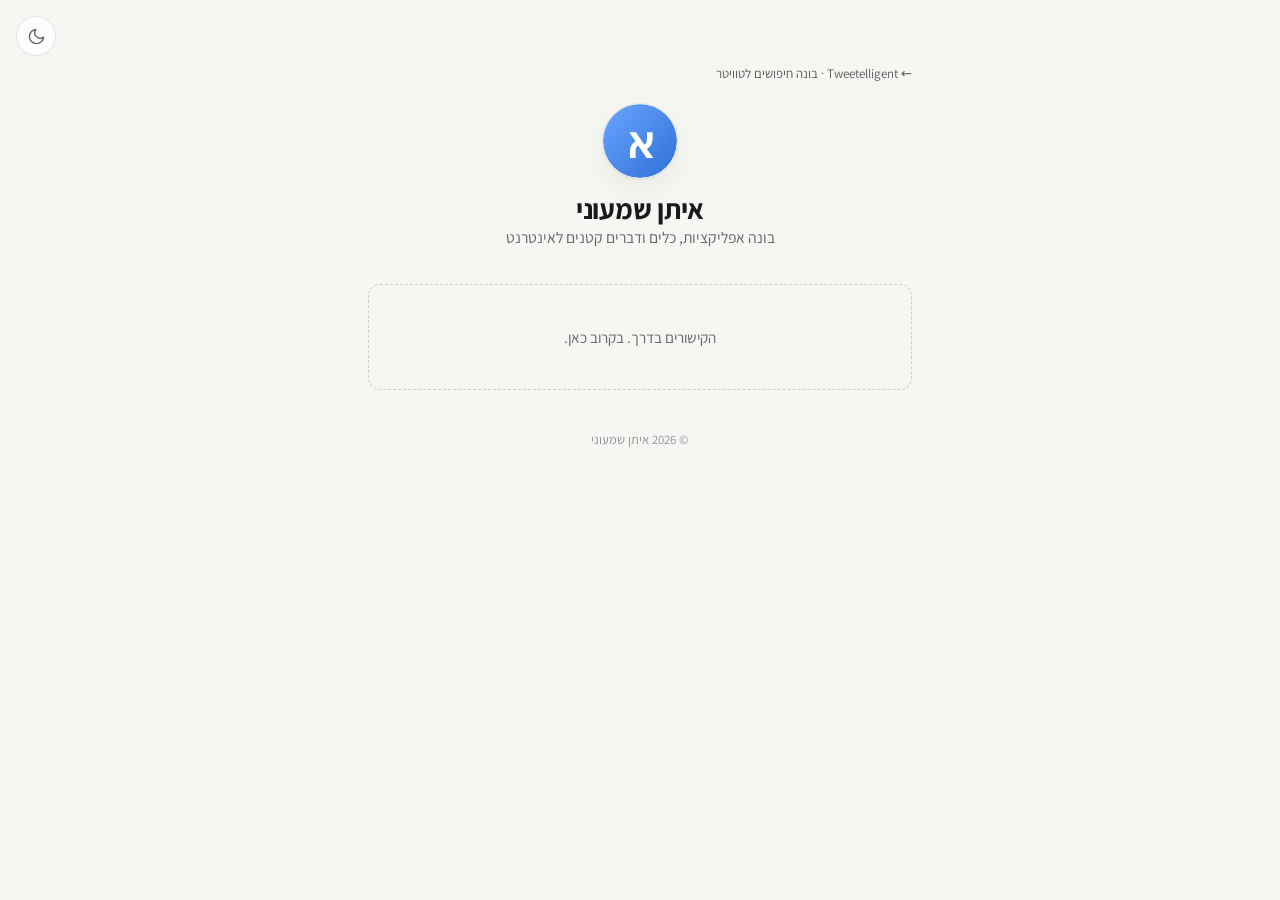
<file: links/index.html>
<!DOCTYPE html>
<html lang="he" dir="rtl">
  <head>
    <meta charset="UTF-8" />
    <meta name="viewport" content="width=device-width, initial-scale=1, viewport-fit=cover" />
    <title>איתן שמעוני — קישורים</title>
    <meta name="description" content="הקישורים לפרויקטים, לכלים ולערוצים של איתן שמעוני — במקום אחד." />

    <!-- שיתוף / תצוגה מקדימה -->
    <meta property="og:type" content="website" />
    <meta property="og:title" content="איתן שמעוני — קישורים" />
    <meta property="og:description" content="הקישורים שלי במקום אחד." />

    <meta name="theme-color" content="#0e0f13" />
    <link rel="manifest" href="./manifest.webmanifest" />
    <link rel="icon" href="./assets/icons/favicon.svg" type="image/svg+xml" />
    <link rel="apple-touch-icon" href="./assets/icons/apple-touch-icon.png" />
    <meta name="apple-mobile-web-app-capable" content="yes" />
    <meta name="apple-mobile-web-app-title" content="קישורים" />

    <!-- החלת ערכת הנושא השמורה לפני הציור (מונע הבהוב) -->
    <script>
      try {
        var t = localStorage.getItem("linkhub:theme");
        if (t === "light" || t === "dark")
          document.documentElement.dataset.theme = t;
      } catch (e) {}
    </script>

    <!-- טעינה מוקדמת של המשקלים הנפוצים לעברית -->
    <link rel="preload" as="font" type="font/woff2" href="./assets/fonts/assistant-hebrew-400.woff2" crossorigin />
    <link rel="preload" as="font" type="font/woff2" href="./assets/fonts/assistant-hebrew-600.woff2" crossorigin />

    <link rel="stylesheet" href="./assets/css/styles.css" />
  </head>
  <body>
    <button
      class="theme-toggle"
      type="button"
      data-theme-toggle
      aria-label="החלפת מצב תצוגה בהיר/כהה"
      title="בהיר / כהה"
    >
      <svg class="icon-moon" viewBox="0 0 24 24" fill="none" stroke="currentColor" stroke-width="1.8" stroke-linecap="round" stroke-linejoin="round" aria-hidden="true">
        <path d="M21 12.8A9 9 0 1 1 11.2 3a7 7 0 0 0 9.8 9.8Z" />
      </svg>
      <svg class="icon-sun" viewBox="0 0 24 24" fill="none" stroke="currentColor" stroke-width="1.8" stroke-linecap="round" stroke-linejoin="round" aria-hidden="true">
        <circle cx="12" cy="12" r="4" />
        <path d="M12 2v2M12 20v2M4.9 4.9l1.4 1.4M17.7 17.7l1.4 1.4M2 12h2M20 12h2M4.9 19.1l1.4-1.4M17.7 6.3l1.4-1.4" />
      </svg>
    </button>

    <main class="page">
      <!-- Cross-link back to the main site. Every page on the domain should lead
           back to the others — it's what makes this one site rather than a few
           unrelated pages sharing a host. -->
      <nav style="margin-bottom:18px;font-size:13px">
        <a href="/" style="color:inherit;opacity:.7;text-decoration:none">← Tweetelligent · בונה חיפושים לטוויטר</a>
      </nav>

      <header class="profile" id="profile" hidden>
        <img class="profile__avatar" id="avatar" alt="" width="76" height="76" />
        <div>
          <h1 class="profile__name" id="name"></h1>
          <p class="profile__tagline" id="tagline"></p>
        </div>
      </header>

      <div class="links" id="links" aria-live="polite">
        <!-- שלד טעינה -->
        <div class="section__list">
          <div class="skeleton"></div>
          <div class="skeleton"></div>
          <div class="skeleton"></div>
        </div>
      </div>

      <footer class="foot" id="foot" hidden></footer>
    </main>

    <script src="./assets/js/config.js"></script>
    <script src="./assets/js/theme.js"></script>
    <script src="./assets/js/store.js"></script>
    <script src="./assets/js/public.js"></script>
    <script>
      if ("serviceWorker" in navigator) {
        window.addEventListener("load", function () {
          navigator.serviceWorker.register("./sw.js").catch(function () {});
        });
      }
    </script>
  </body>
</html>
</file>
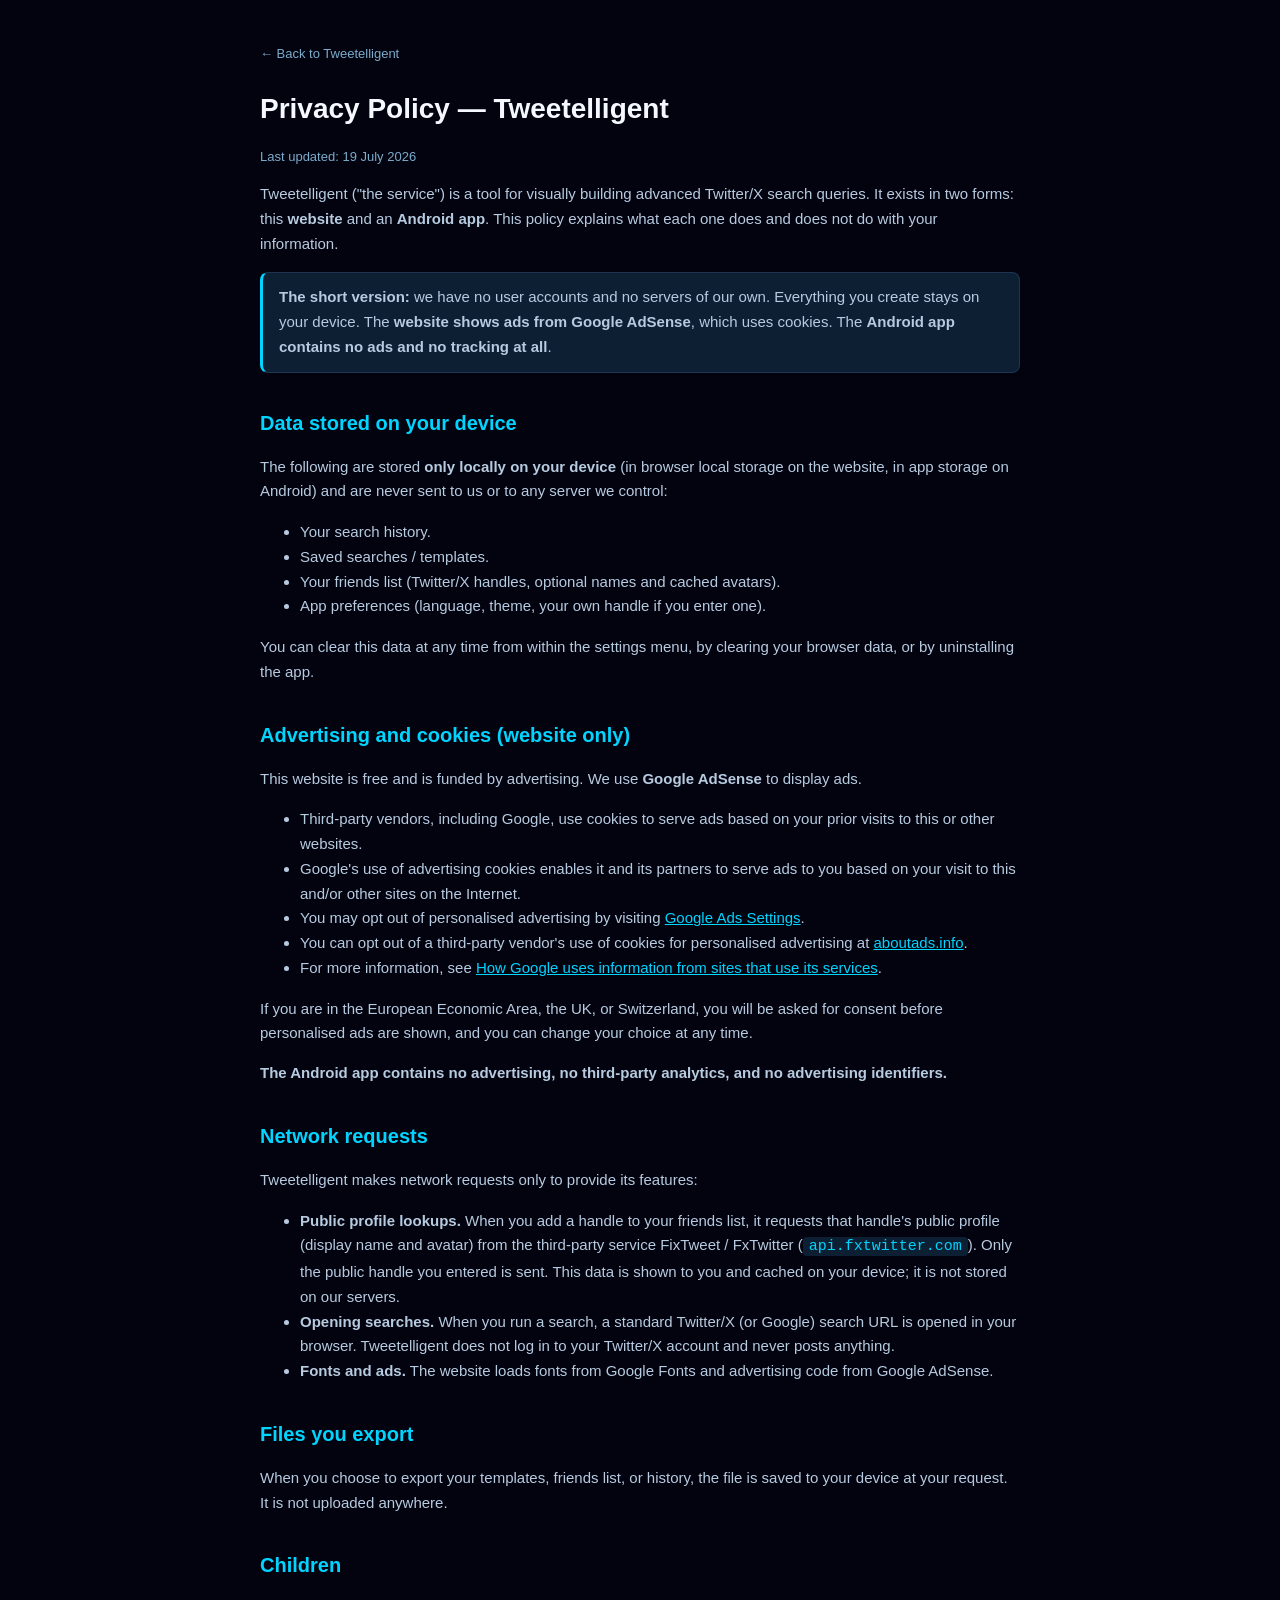
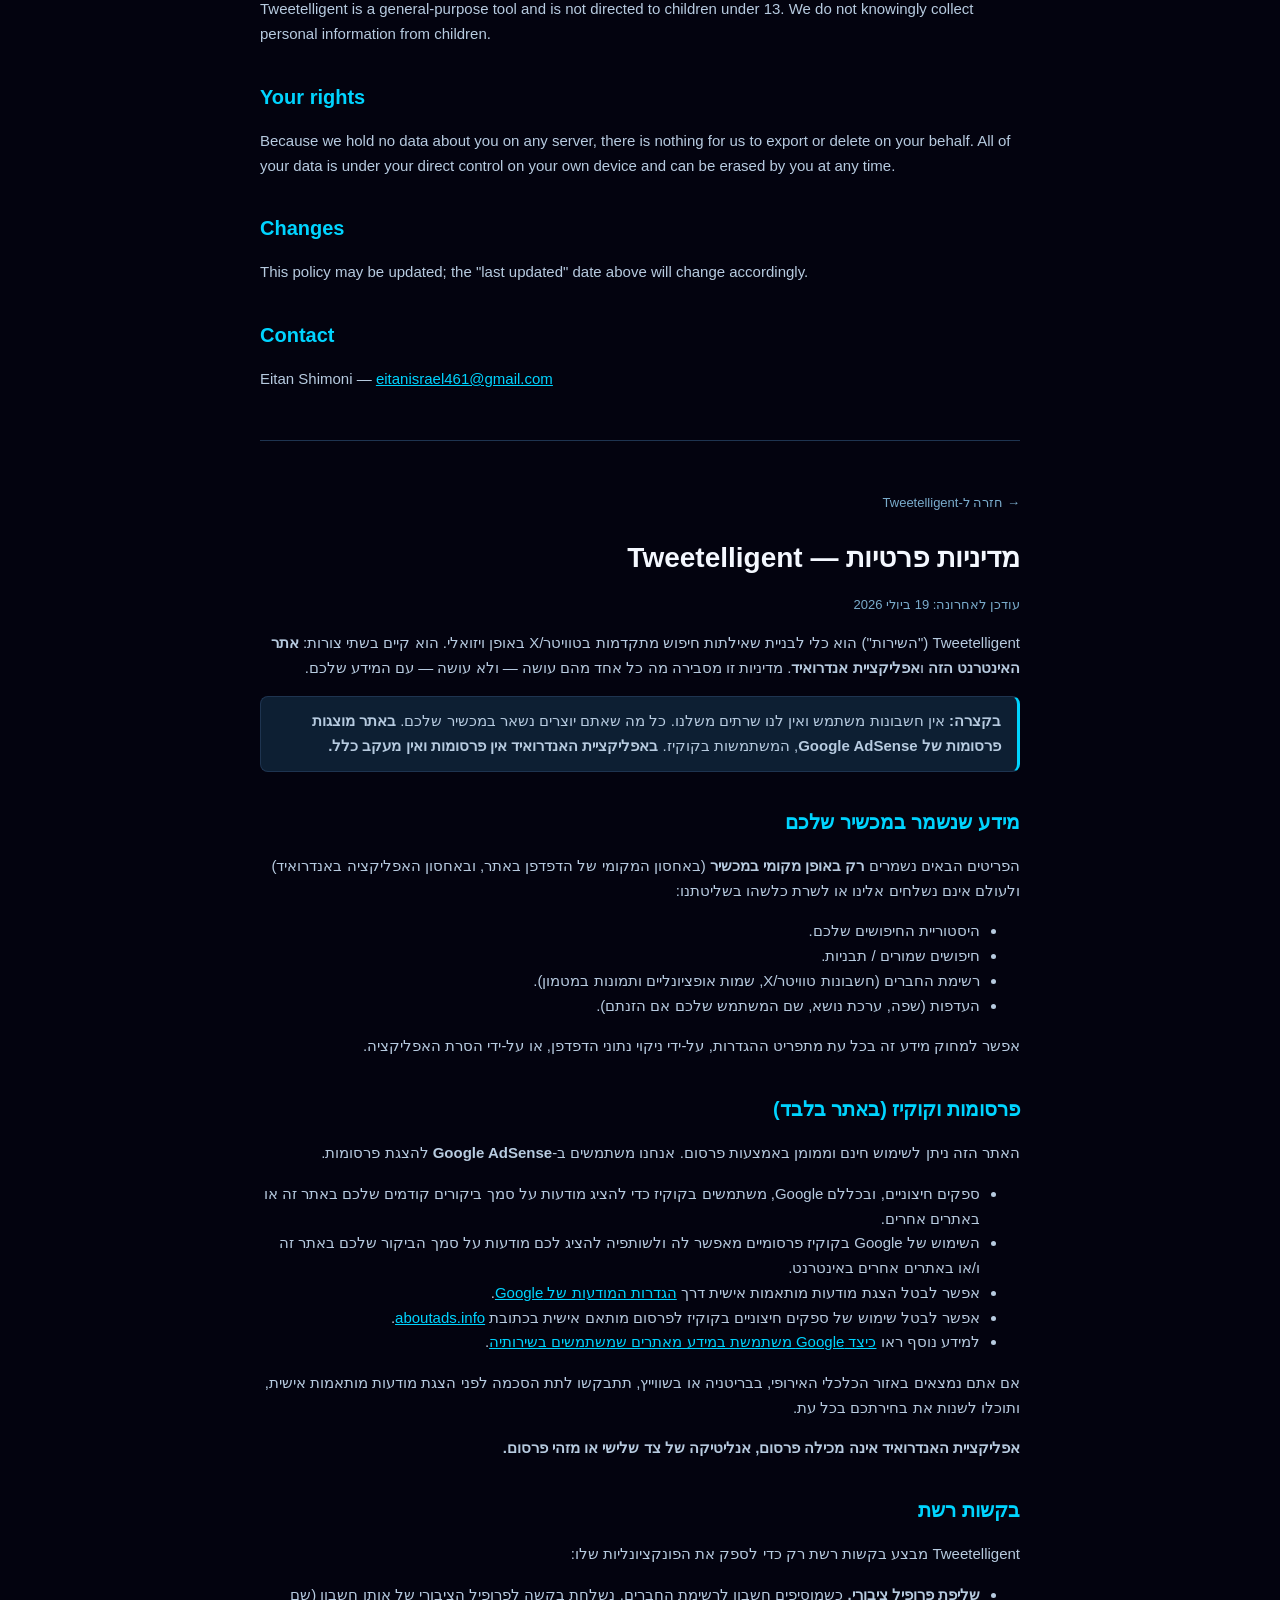
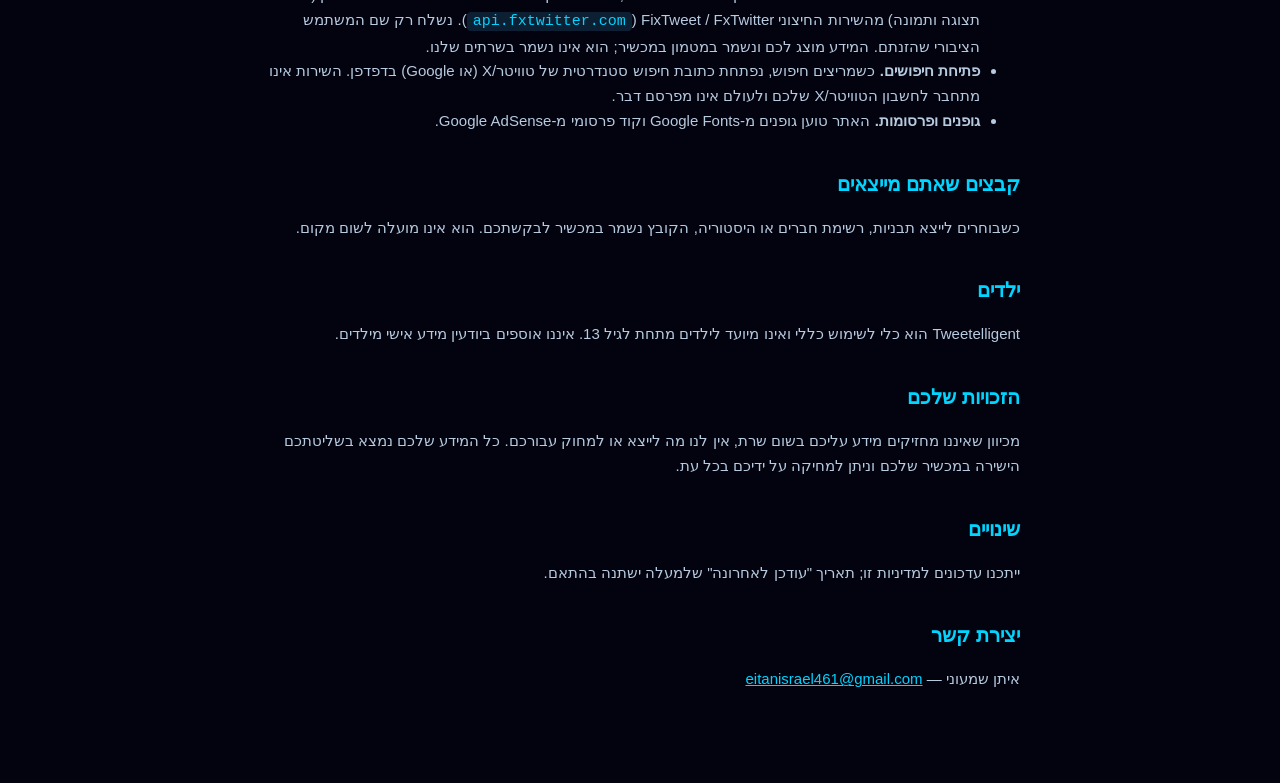
<file: privacy.html>
<!DOCTYPE html>
<html lang="en">
<head>
<meta charset="utf-8">
<meta name="viewport" content="width=device-width, initial-scale=1">
<title>Tweetelligent — Privacy Policy</title>
<meta name="description" content="Privacy policy for Tweetelligent — the advanced Twitter search builder. What data stays on your device, what the website does with cookies and advertising.">
<style>
  :root { color-scheme: dark light; }
  body { margin: 0; background: #03030F; color: #DDEAF8;
         font-family: -apple-system, "Segoe UI", Roboto, Arial, sans-serif;
         line-height: 1.65; }
  .wrap { max-width: 760px; margin: 0 auto; padding: 40px 22px 80px; }
  h1 { color: #F4F8FF; font-size: 28px; margin: 0 0 4px; }
  h2 { color: #00D4FF; font-size: 20px; margin: 34px 0 8px; }
  h3 { color: #F4F8FF; font-size: 16px; margin: 22px 0 6px; }
  p, li { color: #B7CBE0; font-size: 15px; }
  a { color: #00D4FF; }
  .muted { color: #7AACCC; font-size: 13px; }
  hr { border: none; border-top: 1px solid #1E3450; margin: 48px 0; }
  section[dir="rtl"] { text-align: right; }
  code { background: #0D1F33; padding: 1px 6px; border-radius: 4px; color: #00D4FF; }
  .back { display: inline-block; margin-bottom: 22px; color: #7AACCC;
          text-decoration: none; font-size: 13px; }
  .back:hover { color: #00D4FF; }
  .callout { background: #0D1F33; border: 1px solid #1E3450; border-left: 3px solid #00D4FF;
             border-radius: 8px; padding: 12px 16px; margin: 16px 0; }
  section[dir="rtl"] .callout { border-left: 1px solid #1E3450; border-right: 3px solid #00D4FF; }
</style>
</head>
<body>
<div class="wrap">

  <!-- ENGLISH -->
  <section dir="ltr">
    <a class="back" href="./">&larr; Back to Tweetelligent</a>
    <h1>Privacy Policy — Tweetelligent</h1>
    <p class="muted">Last updated: 19 July 2026</p>

    <p>Tweetelligent ("the service") is a tool for visually building advanced
    Twitter/X search queries. It exists in two forms: this <strong>website</strong>
    and an <strong>Android app</strong>. This policy explains what each one does
    and does not do with your information.</p>

    <div class="callout">
      <p style="margin:0"><strong>The short version:</strong> we have no user accounts and no
      servers of our own. Everything you create stays on your device. The
      <strong>website shows ads from Google AdSense</strong>, which uses cookies. The
      <strong>Android app contains no ads and no tracking at all</strong>.</p>
    </div>

    <h2>Data stored on your device</h2>
    <p>The following are stored <strong>only locally on your device</strong> (in browser
    local storage on the website, in app storage on Android) and are never sent to us
    or to any server we control:</p>
    <ul>
      <li>Your search history.</li>
      <li>Saved searches / templates.</li>
      <li>Your friends list (Twitter/X handles, optional names and cached avatars).</li>
      <li>App preferences (language, theme, your own handle if you enter one).</li>
    </ul>
    <p>You can clear this data at any time from within the settings menu, by clearing
    your browser data, or by uninstalling the app.</p>

    <h2>Advertising and cookies (website only)</h2>
    <p>This website is free and is funded by advertising. We use
    <strong>Google AdSense</strong> to display ads.</p>
    <ul>
      <li>Third-party vendors, including Google, use cookies to serve ads based on your
      prior visits to this or other websites.</li>
      <li>Google's use of advertising cookies enables it and its partners to serve ads
      to you based on your visit to this and/or other sites on the Internet.</li>
      <li>You may opt out of personalised advertising by visiting
      <a href="https://www.google.com/settings/ads" target="_blank" rel="noopener">Google Ads Settings</a>.</li>
      <li>You can opt out of a third-party vendor's use of cookies for personalised
      advertising at
      <a href="https://www.aboutads.info/choices/" target="_blank" rel="noopener">aboutads.info</a>.</li>
      <li>For more information, see
      <a href="https://policies.google.com/technologies/partner-sites" target="_blank" rel="noopener">How Google uses information from sites that use its services</a>.</li>
    </ul>
    <p>If you are in the European Economic Area, the UK, or Switzerland, you will be
    asked for consent before personalised ads are shown, and you can change your choice
    at any time.</p>
    <p><strong>The Android app contains no advertising, no third-party analytics, and no
    advertising identifiers.</strong></p>

    <h2>Network requests</h2>
    <p>Tweetelligent makes network requests only to provide its features:</p>
    <ul>
      <li><strong>Public profile lookups.</strong> When you add a handle to your
      friends list, it requests that handle's public profile (display name and
      avatar) from the third-party service FixTweet / FxTwitter
      (<code>api.fxtwitter.com</code>). Only the public handle you entered is sent.
      This data is shown to you and cached on your device; it is not stored on our
      servers.</li>
      <li><strong>Opening searches.</strong> When you run a search, a standard
      Twitter/X (or Google) search URL is opened in your browser. Tweetelligent does
      not log in to your Twitter/X account and never posts anything.</li>
      <li><strong>Fonts and ads.</strong> The website loads fonts from Google Fonts and
      advertising code from Google AdSense.</li>
    </ul>

    <h2>Files you export</h2>
    <p>When you choose to export your templates, friends list, or history, the file
    is saved to your device at your request. It is not uploaded anywhere.</p>

    <h2>Children</h2>
    <p>Tweetelligent is a general-purpose tool and is not directed to children under 13.
    We do not knowingly collect personal information from children.</p>

    <h2>Your rights</h2>
    <p>Because we hold no data about you on any server, there is nothing for us to
    export or delete on your behalf. All of your data is under your direct control on
    your own device and can be erased by you at any time.</p>

    <h2>Changes</h2>
    <p>This policy may be updated; the "last updated" date above will change
    accordingly.</p>

    <h2>Contact</h2>
    <p>Eitan Shimoni —
    <a href="mailto:eitanisrael461@gmail.com">eitanisrael461@gmail.com</a></p>
  </section>

  <hr>

  <!-- HEBREW -->
  <section dir="rtl" lang="he">
    <a class="back" href="./">&rarr; חזרה ל-Tweetelligent</a>
    <h1>מדיניות פרטיות — Tweetelligent</h1>
    <p class="muted">עודכן לאחרונה: 19 ביולי 2026</p>

    <p>‏Tweetelligent ("השירות") הוא כלי לבניית שאילתות חיפוש מתקדמות בטוויטר/X
    באופן ויזואלי. הוא קיים בשתי צורות: <strong>אתר האינטרנט הזה</strong>
    ו<strong>אפליקציית אנדרואיד</strong>. מדיניות זו מסבירה מה כל אחד מהם עושה —
    ולא עושה — עם המידע שלכם.</p>

    <div class="callout">
      <p style="margin:0"><strong>בקצרה:</strong> אין חשבונות משתמש ואין לנו שרתים משלנו.
      כל מה שאתם יוצרים נשאר במכשיר שלכם. <strong>באתר מוצגות פרסומות של Google AdSense</strong>,
      המשתמשות בקוקיז. <strong>באפליקציית האנדרואיד אין פרסומות ואין מעקב כלל.</strong></p>
    </div>

    <h2>מידע שנשמר במכשיר שלכם</h2>
    <p>הפריטים הבאים נשמרים <strong>רק באופן מקומי במכשיר</strong> (באחסון המקומי של
    הדפדפן באתר, ובאחסון האפליקציה באנדרואיד) ולעולם אינם נשלחים אלינו או לשרת כלשהו
    בשליטתנו:</p>
    <ul>
      <li>היסטוריית החיפושים שלכם.</li>
      <li>חיפושים שמורים / תבניות.</li>
      <li>רשימת החברים (חשבונות טוויטר/X, שמות אופציונליים ותמונות במטמון).</li>
      <li>העדפות (שפה, ערכת נושא, שם המשתמש שלכם אם הזנתם).</li>
    </ul>
    <p>אפשר למחוק מידע זה בכל עת מתפריט ההגדרות, על-ידי ניקוי נתוני הדפדפן, או
    על-ידי הסרת האפליקציה.</p>

    <h2>פרסומות וקוקיז (באתר בלבד)</h2>
    <p>האתר הזה ניתן לשימוש חינם וממומן באמצעות פרסום. אנחנו משתמשים ב-<strong>Google
    AdSense</strong> להצגת פרסומות.</p>
    <ul>
      <li>ספקים חיצוניים, ובכללם Google, משתמשים בקוקיז כדי להציג מודעות על סמך
      ביקורים קודמים שלכם באתר זה או באתרים אחרים.</li>
      <li>השימוש של Google בקוקיז פרסומיים מאפשר לה ולשותפיה להציג לכם מודעות על סמך
      הביקור שלכם באתר זה ו/או באתרים אחרים באינטרנט.</li>
      <li>אפשר לבטל הצגת מודעות מותאמות אישית דרך
      <a href="https://www.google.com/settings/ads" target="_blank" rel="noopener">הגדרות המודעות של Google</a>.</li>
      <li>אפשר לבטל שימוש של ספקים חיצוניים בקוקיז לפרסום מותאם אישית בכתובת
      <a href="https://www.aboutads.info/choices/" target="_blank" rel="noopener">aboutads.info</a>.</li>
      <li>למידע נוסף ראו
      <a href="https://policies.google.com/technologies/partner-sites" target="_blank" rel="noopener">כיצד Google משתמשת במידע מאתרים שמשתמשים בשירותיה</a>.</li>
    </ul>
    <p>אם אתם נמצאים באזור הכלכלי האירופי, בבריטניה או בשווייץ, תתבקשו לתת הסכמה לפני
    הצגת מודעות מותאמות אישית, ותוכלו לשנות את בחירתכם בכל עת.</p>
    <p><strong>אפליקציית האנדרואיד אינה מכילה פרסום, אנליטיקה של צד שלישי או מזהי
    פרסום.</strong></p>

    <h2>בקשות רשת</h2>
    <p>‏Tweetelligent מבצע בקשות רשת רק כדי לספק את הפונקציונליות שלו:</p>
    <ul>
      <li><strong>שליפת פרופיל ציבורי.</strong> כשמוסיפים חשבון לרשימת החברים,
      נשלחת בקשה לפרופיל הציבורי של אותו חשבון (שם תצוגה ותמונה) מהשירות
      החיצוני FixTweet / FxTwitter (‏<code>api.fxtwitter.com</code>). נשלח רק
      שם המשתמש הציבורי שהזנתם. המידע מוצג לכם ונשמר במטמון במכשיר; הוא אינו נשמר
      בשרתים שלנו.</li>
      <li><strong>פתיחת חיפושים.</strong> כשמריצים חיפוש, נפתחת כתובת חיפוש
      סטנדרטית של טוויטר/X (או Google) בדפדפן. השירות אינו מתחבר לחשבון הטוויטר/X
      שלכם ולעולם אינו מפרסם דבר.</li>
      <li><strong>גופנים ופרסומות.</strong> האתר טוען גופנים מ-Google Fonts וקוד
      פרסומי מ-Google AdSense.</li>
    </ul>

    <h2>קבצים שאתם מייצאים</h2>
    <p>כשבוחרים לייצא תבניות, רשימת חברים או היסטוריה, הקובץ נשמר במכשיר לבקשתכם.
    הוא אינו מועלה לשום מקום.</p>

    <h2>ילדים</h2>
    <p>‏Tweetelligent הוא כלי לשימוש כללי ואינו מיועד לילדים מתחת לגיל 13. איננו אוספים
    ביודעין מידע אישי מילדים.</p>

    <h2>הזכויות שלכם</h2>
    <p>מכיוון שאיננו מחזיקים מידע עליכם בשום שרת, אין לנו מה לייצא או למחוק עבורכם.
    כל המידע שלכם נמצא בשליטתכם הישירה במכשיר שלכם וניתן למחיקה על ידיכם בכל עת.</p>

    <h2>שינויים</h2>
    <p>ייתכנו עדכונים למדיניות זו; תאריך "עודכן לאחרונה" שלמעלה ישתנה בהתאם.</p>

    <h2>יצירת קשר</h2>
    <p>איתן שמעוני —
    <a href="mailto:eitanisrael461@gmail.com">eitanisrael461@gmail.com</a></p>
  </section>

</div>
</body>
</html>
</file>
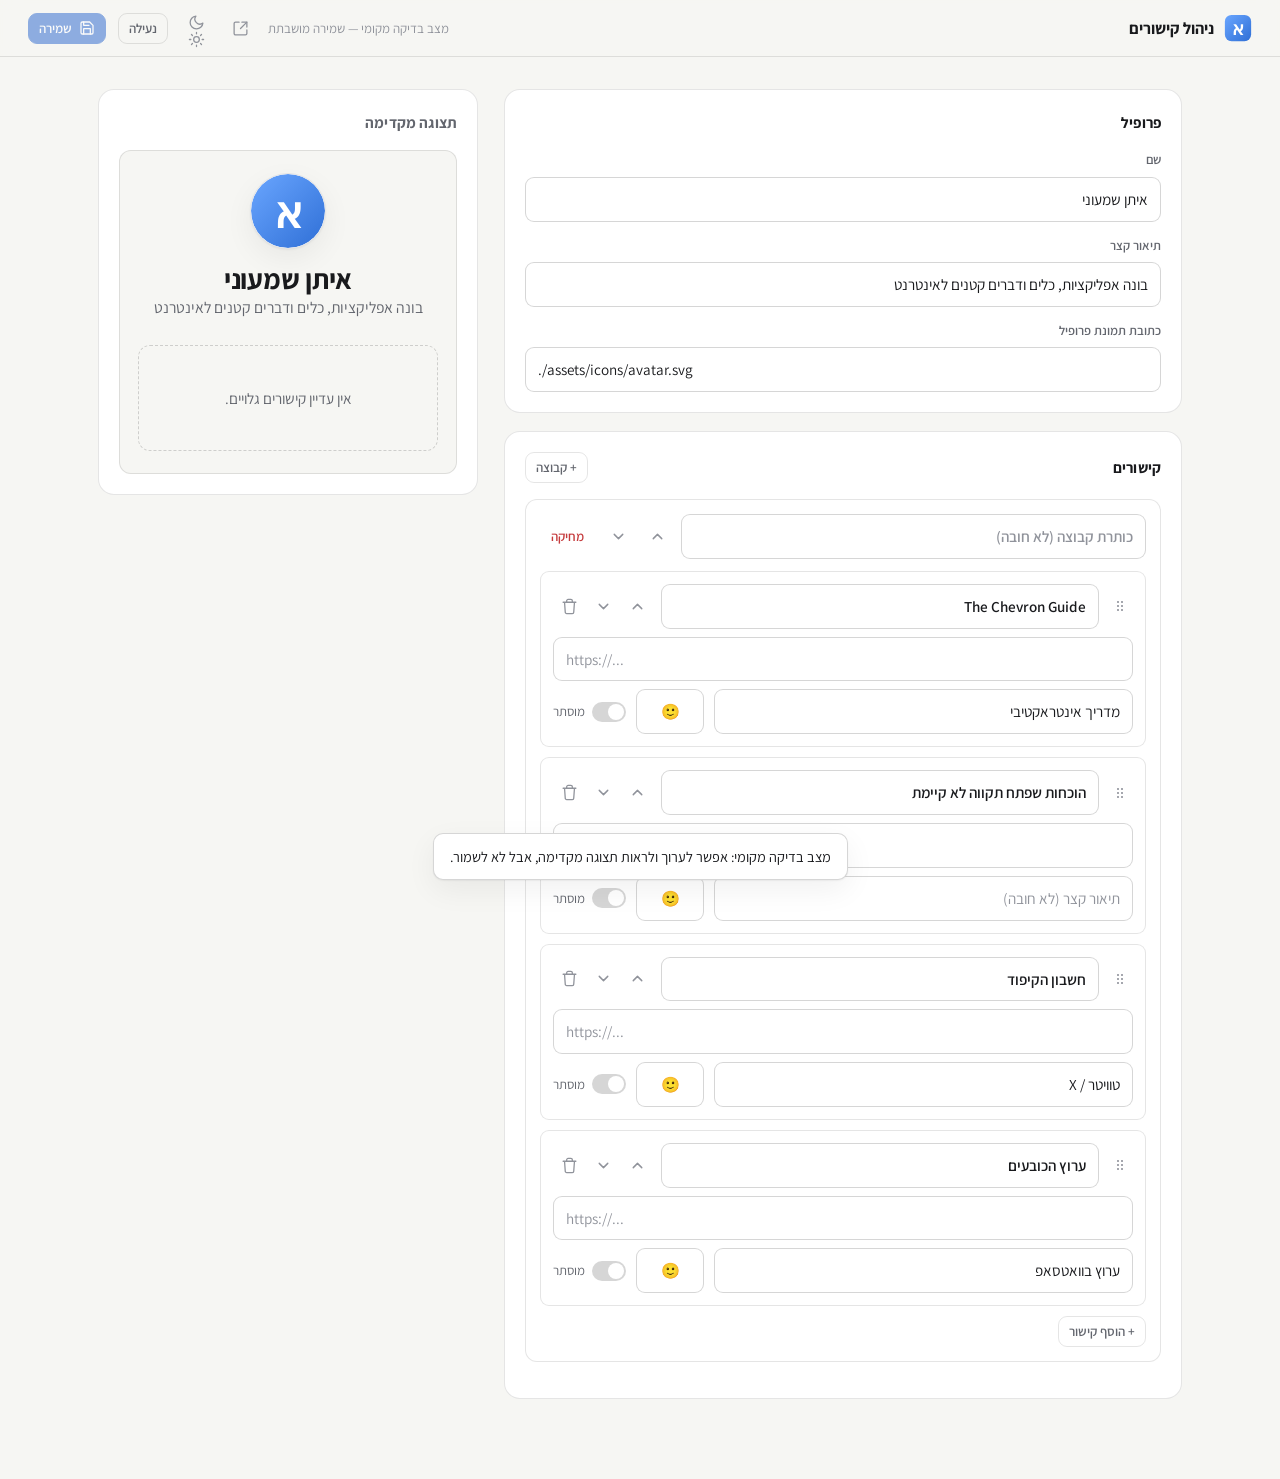
<file: links/admin.html>
<!DOCTYPE html>
<html lang="he" dir="rtl">
  <head>
    <meta charset="UTF-8" />
    <meta name="viewport" content="width=device-width, initial-scale=1, viewport-fit=cover" />
    <title>ניהול קישורים</title>
    <meta name="robots" content="noindex, nofollow" />
    <meta name="theme-color" content="#0e0f13" />
    <link rel="manifest" href="./admin.webmanifest" />
    <link rel="icon" href="./assets/icons/favicon.svg" type="image/svg+xml" />
    <link rel="apple-touch-icon" href="./assets/icons/admin-apple-touch-icon.png" />
    <meta name="apple-mobile-web-app-capable" content="yes" />
    <meta name="apple-mobile-web-app-title" content="ניהול" />

    <script>
      try {
        var t = localStorage.getItem("linkhub:theme");
        if (t === "light" || t === "dark")
          document.documentElement.dataset.theme = t;
      } catch (e) {}
    </script>

    <link rel="preload" as="font" type="font/woff2" href="./assets/fonts/assistant-hebrew-400.woff2" crossorigin />
    <link rel="preload" as="font" type="font/woff2" href="./assets/fonts/assistant-hebrew-600.woff2" crossorigin />

    <link rel="stylesheet" href="./assets/css/styles.css" />
    <link rel="stylesheet" href="./assets/css/admin.css" />
  </head>
  <body class="admin-body">
    <!-- ============ מסך נעילה ============ -->
    <section class="lock" id="lock" hidden>
      <div class="lock__card">
        <img class="lock__mark" src="./assets/icons/admin-icon-192.png" alt="" width="52" height="52" />
        <h1 class="lock__title">ניהול קישורים</h1>
        <p class="lock__sub" id="lockSub">
          הדביקו את ה־Access Token כדי להיכנס. הטוקן נשמר רק בדפדפן הזה.
        </p>
        <form id="lockForm">
          <label class="field">
            <span class="field__label">GitHub Personal Access Token</span>
            <input
              class="input"
              id="tokenInput"
              type="password"
              dir="ltr"
              autocomplete="off"
              autocapitalize="off"
              spellcheck="false"
              placeholder="github_pat_..."
            />
          </label>
          <label class="switch" style="margin: -4px 0 14px">
            <input type="checkbox" id="tokenReveal" />
            <span class="switch__track"></span>
            <span>הצג את הטוקן</span>
          </label>
          <button class="btn btn--primary" type="submit" id="lockBtn" style="width: 100%; justify-content: center">
            כניסה
          </button>
        </form>
        <p class="lock__hint" id="lockHint">
          אין לך טוקן? צור אחד
          <a id="tokenLink" href="https://github.com/settings/personal-access-tokens/new" target="_blank" rel="noopener">כאן</a>
          — הרשאת <b>Contents: Read and write</b> ל־repo הזה בלבד. ההסבר המלא ב־README.
        </p>
      </div>
    </section>

    <!-- ============ אפליקציית העורך ============ -->
    <div id="app" hidden>
      <header class="bar">
        <div class="bar__brand">
          <img src="./assets/icons/favicon.svg" alt="" width="28" height="28" />
          <span>ניהול קישורים</span>
        </div>
        <div class="bar__spacer"></div>
        <span class="bar__status" id="status"></span>
        <a class="icon-btn" href="./" target="_blank" rel="noopener" title="צפייה באתר" aria-label="צפייה באתר">
          <svg viewBox="0 0 24 24" fill="none" stroke="currentColor" stroke-width="1.8" stroke-linecap="round" stroke-linejoin="round"><path d="M14 3h7v7"/><path d="M21 3l-9 9"/><path d="M21 14v5a2 2 0 0 1-2 2H5a2 2 0 0 1-2-2V5a2 2 0 0 1 2-2h5"/></svg>
        </a>
        <button class="icon-btn" type="button" data-theme-toggle title="בהיר / כהה" aria-label="החלפת מצב תצוגה">
          <svg class="icon-moon" viewBox="0 0 24 24" fill="none" stroke="currentColor" stroke-width="1.8" stroke-linecap="round" stroke-linejoin="round"><path d="M21 12.8A9 9 0 1 1 11.2 3a7 7 0 0 0 9.8 9.8Z"/></svg>
          <svg class="icon-sun" viewBox="0 0 24 24" fill="none" stroke="currentColor" stroke-width="1.8" stroke-linecap="round" stroke-linejoin="round"><circle cx="12" cy="12" r="4"/><path d="M12 2v2M12 20v2M4.9 4.9l1.4 1.4M17.7 17.7l1.4 1.4M2 12h2M20 12h2M4.9 19.1l1.4-1.4M17.7 6.3l1.4-1.4"/></svg>
        </button>
        <button class="btn btn--ghost btn--sm" type="button" id="lockNow" title="שכח טוקן ונעל">נעילה</button>
        <button class="btn btn--primary btn--sm" type="button" id="saveBtn">
          <svg viewBox="0 0 24 24" fill="none" stroke="currentColor" stroke-width="1.9" stroke-linecap="round" stroke-linejoin="round"><path d="M19 21H5a2 2 0 0 1-2-2V5a2 2 0 0 1 2-2h11l5 5v11a2 2 0 0 1-2 2Z"/><path d="M17 21v-8H7v8M7 3v5h8"/></svg>
          שמירה
        </button>
      </header>

      <div class="errbar" id="errbar" hidden>
        <svg viewBox="0 0 24 24" fill="none" stroke="currentColor" stroke-width="1.9" stroke-linecap="round" stroke-linejoin="round" aria-hidden="true"><circle cx="12" cy="12" r="10"/><path d="M12 8v5M12 16.5v.01"/></svg>
        <div class="errbar__body">
          <strong id="errTitle"></strong>
          <span id="errFix"></span>
          <details id="errDetails">
            <summary>פרטים טכניים</summary>
            <code id="errRaw"></code>
          </details>
        </div>
        <button class="btn btn--sm" type="button" id="errRetry">נסה לשמור שוב</button>
        <button class="icon-btn" type="button" id="errClose" aria-label="סגירה">
          <svg viewBox="0 0 24 24" fill="none" stroke="currentColor" stroke-width="2" stroke-linecap="round"><path d="M18 6L6 18M6 6l12 12"/></svg>
        </button>
      </div>

      <main class="wrap">
        <div class="editor-col">
          <section class="panel">
            <div class="panel__head"><span class="panel__title">פרופיל</span></div>
            <label class="field">
              <span class="field__label">שם</span>
              <input class="input" id="pName" placeholder="השם שיוצג בראש העמוד" />
            </label>
            <label class="field">
              <span class="field__label">תיאור קצר</span>
              <input class="input" id="pTagline" placeholder="שורת תיאור מתחת לשם (לא חובה)" />
            </label>
            <label class="field">
              <span class="field__label">כתובת תמונת פרופיל</span>
              <input class="input" id="pAvatar" dir="ltr" placeholder="./assets/icons/avatar.svg" />
            </label>
          </section>

          <section class="panel">
            <div class="panel__head">
              <span class="panel__title">קישורים</span>
              <div class="bar__spacer"></div>
              <button class="btn btn--ghost btn--sm" type="button" id="addSection">+ קבוצה</button>
            </div>
            <div id="sections"></div>
          </section>
        </div>

        <div class="preview-col">
          <section class="panel">
            <div class="panel__head"><span class="panel__title">תצוגה מקדימה</span></div>
            <div class="preview">
              <header class="profile" id="pvProfile">
                <img class="profile__avatar" id="pvAvatar" alt="" width="76" height="76" />
                <div>
                  <h2 class="profile__name" id="pvName"></h2>
                  <p class="profile__tagline" id="pvTagline"></p>
                </div>
              </header>
              <div class="links" id="pvLinks"></div>
            </div>
          </section>
        </div>
      </main>
    </div>

    <div class="toast" id="toast" role="status" aria-live="polite"></div>

    <!-- ============ תבניות ============ -->
    <template id="tpl-section">
      <div class="section-ed" data-section>
        <div class="section-ed__head">
          <input class="input" data-f="stitle" placeholder="כותרת קבוצה (לא חובה)" />
          <button class="icon-btn" type="button" data-act="sup" title="הזז קבוצה מעלה" aria-label="הזז קבוצה מעלה">
            <svg viewBox="0 0 24 24" fill="none" stroke="currentColor" stroke-width="2" stroke-linecap="round" stroke-linejoin="round"><path d="M18 15l-6-6-6 6"/></svg>
          </button>
          <button class="icon-btn" type="button" data-act="sdown" title="הזז קבוצה מטה" aria-label="הזז קבוצה מטה">
            <svg viewBox="0 0 24 24" fill="none" stroke="currentColor" stroke-width="2" stroke-linecap="round" stroke-linejoin="round"><path d="M6 9l6 6 6-6"/></svg>
          </button>
          <button class="btn btn--danger btn--sm" type="button" data-act="sdel">מחיקה</button>
        </div>
        <div class="section-ed__items" data-items></div>
        <button class="btn btn--ghost btn--sm" type="button" data-act="add-item">+ הוסף קישור</button>
      </div>
    </template>

    <template id="tpl-item">
      <div class="item-ed" draggable="true" data-item>
        <div class="item-ed__top">
          <span class="item-ed__handle" data-handle title="גרור לשינוי סדר" aria-hidden="true">
            <svg viewBox="0 0 24 24" fill="currentColor"><circle cx="9" cy="6" r="1.6"/><circle cx="15" cy="6" r="1.6"/><circle cx="9" cy="12" r="1.6"/><circle cx="15" cy="12" r="1.6"/><circle cx="9" cy="18" r="1.6"/><circle cx="15" cy="18" r="1.6"/></svg>
          </span>
          <input class="input item-ed__title" data-f="title" placeholder="שם הקישור" />
          <div class="item-ed__actions">
            <button class="icon-btn" type="button" data-act="up" title="הזז מעלה" aria-label="הזז מעלה">
              <svg viewBox="0 0 24 24" fill="none" stroke="currentColor" stroke-width="2" stroke-linecap="round" stroke-linejoin="round"><path d="M18 15l-6-6-6 6"/></svg>
            </button>
            <button class="icon-btn" type="button" data-act="down" title="הזז מטה" aria-label="הזז מטה">
              <svg viewBox="0 0 24 24" fill="none" stroke="currentColor" stroke-width="2" stroke-linecap="round" stroke-linejoin="round"><path d="M6 9l6 6 6-6"/></svg>
            </button>
            <button class="icon-btn" type="button" data-act="del" title="מחיקה" aria-label="מחיקה">
              <svg viewBox="0 0 24 24" fill="none" stroke="currentColor" stroke-width="1.8" stroke-linecap="round" stroke-linejoin="round"><path d="M3 6h18M8 6V4a2 2 0 0 1 2-2h4a2 2 0 0 1 2 2v2M19 6l-1 14a2 2 0 0 1-2 2H8a2 2 0 0 1-2-2L5 6"/></svg>
            </button>
          </div>
        </div>
        <input class="input" data-f="url" dir="ltr" placeholder="https://..." />
        <div class="item-ed__meta">
          <input class="input" data-f="description" placeholder="תיאור קצר (לא חובה)" style="flex: 1 1 150px" />
          <input class="input" data-f="icon" placeholder="🙂" maxlength="2" title="אמוג׳י (לא חובה)" style="flex: 0 0 68px; text-align: center" />
          <label class="switch">
            <input type="checkbox" data-f="hidden" />
            <span class="switch__track"></span>
            <span>מוסתר</span>
          </label>
        </div>
      </div>
    </template>

    <script src="./assets/js/config.js"></script>
    <script src="./assets/js/theme.js"></script>
    <script src="./assets/js/store.js"></script>
    <script src="./assets/js/admin.js"></script>
    <script>
      if ("serviceWorker" in navigator) {
        window.addEventListener("load", function () {
          navigator.serviceWorker.register("./sw.js").catch(function () {});
        });
      }
    </script>
  </body>
</html>
</file>
<file: links/assets/css/styles.css>
/* ==========================================================================
   Link Hub — מערכת עיצוב משותפת (עמוד ציבורי + אדמין)
   מינימלי, RTL, חשוך כברירת מחדל עם מעבר לבהיר.
   ========================================================================== */

/* ---- פונט: Assistant, מוטמע מקומית (עברית + לטינית) --------------------- */
@font-face {
  font-family: "Assistant";
  font-style: normal;
  font-weight: 400;
  font-display: swap;
  src: url("../fonts/assistant-hebrew-400.woff2") format("woff2");
  unicode-range: U+0590-05FF, U+200F, U+FB1D-FB4F;
}
@font-face {
  font-family: "Assistant";
  font-style: normal;
  font-weight: 500;
  font-display: swap;
  src: url("../fonts/assistant-hebrew-500.woff2") format("woff2");
  unicode-range: U+0590-05FF, U+200F, U+FB1D-FB4F;
}
@font-face {
  font-family: "Assistant";
  font-style: normal;
  font-weight: 600;
  font-display: swap;
  src: url("../fonts/assistant-hebrew-600.woff2") format("woff2");
  unicode-range: U+0590-05FF, U+200F, U+FB1D-FB4F;
}
@font-face {
  font-family: "Assistant";
  font-style: normal;
  font-weight: 700;
  font-display: swap;
  src: url("../fonts/assistant-hebrew-700.woff2") format("woff2");
  unicode-range: U+0590-05FF, U+200F, U+FB1D-FB4F;
}
@font-face {
  font-family: "Assistant";
  font-style: normal;
  font-weight: 400;
  font-display: swap;
  src: url("../fonts/assistant-latin-400.woff2") format("woff2");
  unicode-range: U+0000-00FF, U+0131, U+0152-0153, U+2000-206F, U+2074, U+20AC, U+2122;
}
@font-face {
  font-family: "Assistant";
  font-style: normal;
  font-weight: 500;
  font-display: swap;
  src: url("../fonts/assistant-latin-500.woff2") format("woff2");
  unicode-range: U+0000-00FF, U+0131, U+0152-0153, U+2000-206F, U+2074, U+20AC, U+2122;
}
@font-face {
  font-family: "Assistant";
  font-style: normal;
  font-weight: 600;
  font-display: swap;
  src: url("../fonts/assistant-latin-600.woff2") format("woff2");
  unicode-range: U+0000-00FF, U+0131, U+0152-0153, U+2000-206F, U+2074, U+20AC, U+2122;
}
@font-face {
  font-family: "Assistant";
  font-style: normal;
  font-weight: 700;
  font-display: swap;
  src: url("../fonts/assistant-latin-700.woff2") format("woff2");
  unicode-range: U+0000-00FF, U+0131, U+0152-0153, U+2000-206F, U+2074, U+20AC, U+2122;
}

/* ---- טוקנים: מצב חשוך (ברירת מחדל) ------------------------------------- */
:root {
  --bg: #0e0f13;
  --bg-elev: #16181f;
  --surface: #16181f;
  --surface-hover: #1c1f28;
  --text: #eceef2;
  --text-muted: #969aa4;
  --text-faint: #6b6f79;
  --border: rgba(255, 255, 255, 0.09);
  --border-strong: rgba(255, 255, 255, 0.16);
  --accent: #5e9eff;
  --accent-soft: rgba(94, 158, 255, 0.14);
  --on-accent: #08121f;
  --danger: #e5686a;
  --ring: rgba(94, 158, 255, 0.55);
  --shadow: 0 1px 2px rgba(0, 0, 0, 0.4), 0 8px 30px rgba(0, 0, 0, 0.28);

  --radius-lg: 16px;
  --radius-md: 12px;
  --radius-sm: 9px;
  --maxw: 600px;

  color-scheme: dark;
}

/* מצב בהיר לפי הגדרות המערכת */
@media (prefers-color-scheme: light) {
  :root:not([data-theme]) {
    --bg: #f6f6f3;
    --bg-elev: #ffffff;
    --surface: #ffffff;
    --surface-hover: #fbfaf7;
    --text: #191a1d;
    --text-muted: #63666e;
    --text-faint: #90939b;
    --border: rgba(0, 0, 0, 0.10);
    --border-strong: rgba(0, 0, 0, 0.16);
    --accent: #2563cc;
    --accent-soft: rgba(37, 99, 204, 0.12);
    --on-accent: #ffffff;
    --danger: #c53b3d;
    --ring: rgba(37, 99, 204, 0.5);
    --shadow: 0 1px 2px rgba(0, 0, 0, 0.06), 0 10px 30px rgba(0, 0, 0, 0.06);
    color-scheme: light;
  }
}

/* עקיפה ידנית (נשמרת ב-localStorage) */
:root[data-theme="light"] {
  --bg: #f6f6f3;
  --bg-elev: #ffffff;
  --surface: #ffffff;
  --surface-hover: #fbfaf7;
  --text: #191a1d;
  --text-muted: #63666e;
  --text-faint: #90939b;
  --border: rgba(0, 0, 0, 0.10);
  --border-strong: rgba(0, 0, 0, 0.16);
  --accent: #2563cc;
  --accent-soft: rgba(37, 99, 204, 0.12);
  --on-accent: #ffffff;
  --danger: #c53b3d;
  --ring: rgba(37, 99, 204, 0.5);
  --shadow: 0 1px 2px rgba(0, 0, 0, 0.06), 0 10px 30px rgba(0, 0, 0, 0.06);
  color-scheme: light;
}
:root[data-theme="dark"] {
  color-scheme: dark;
}

/* ---- בסיס --------------------------------------------------------------- */
*,
*::before,
*::after {
  box-sizing: border-box;
}
html {
  -webkit-text-size-adjust: 100%;
}
body {
  margin: 0;
  min-height: 100dvh;
  background: var(--bg);
  color: var(--text);
  font-family: "Assistant", system-ui, -apple-system, "Segoe UI", Arial, sans-serif;
  font-size: 16px;
  line-height: 1.6;
  -webkit-font-smoothing: antialiased;
  text-rendering: optimizeLegibility;
}

a {
  color: inherit;
  text-decoration: none;
}

button {
  font-family: inherit;
  cursor: pointer;
}

:focus-visible {
  outline: 2px solid var(--ring);
  outline-offset: 2px;
  border-radius: 4px;
}

::selection {
  background: var(--accent-soft);
}

/* ---- פריסת עמוד --------------------------------------------------------- */
.page {
  max-width: var(--maxw);
  margin-inline: auto;
  padding: clamp(28px, 7vw, 64px) clamp(18px, 5vw, 28px) 48px;
}

/* ---- כפתור מעבר ערכת נושא ----------------------------------------------- */
.theme-toggle {
  position: fixed;
  inset-block-start: 16px;
  inset-inline-end: 16px;
  z-index: 20;
  width: 40px;
  height: 40px;
  display: inline-grid;
  place-items: center;
  border-radius: 999px;
  border: 1px solid var(--border);
  background: color-mix(in srgb, var(--bg-elev) 78%, transparent);
  backdrop-filter: blur(8px);
  color: var(--text-muted);
  transition: color 0.15s ease, border-color 0.15s ease, background 0.15s ease;
}
.theme-toggle:hover {
  color: var(--text);
  border-color: var(--border-strong);
}
.theme-toggle svg {
  width: 19px;
  height: 19px;
}
.theme-toggle .icon-sun {
  display: none;
}
.theme-toggle .icon-moon {
  display: block;
}
:root[data-theme="light"] .theme-toggle .icon-sun,
:root[data-theme="dark"] .theme-toggle .icon-moon {
  display: block;
}
:root[data-theme="light"] .theme-toggle .icon-moon,
:root[data-theme="dark"] .theme-toggle .icon-sun {
  display: none;
}

/* ---- כותרת פרופיל ------------------------------------------------------- */
.profile {
  text-align: center;
  display: flex;
  flex-direction: column;
  align-items: center;
  gap: 14px;
  margin-block-end: 34px;
}
.profile__avatar {
  width: 76px;
  height: 76px;
  border-radius: 999px;
  object-fit: cover;
  background: var(--surface);
  border: 1px solid var(--border);
  box-shadow: var(--shadow);
}
.profile__name {
  font-size: clamp(1.45rem, 5vw, 1.72rem);
  font-weight: 700;
  letter-spacing: -0.01em;
  margin: 0;
  line-height: 1.2;
}
.profile__tagline {
  font-size: 0.98rem;
  color: var(--text-muted);
  margin: 0;
  max-width: 42ch;
  line-height: 1.55;
}

/* ---- קבוצות וקישורים ---------------------------------------------------- */
.links {
  display: flex;
  flex-direction: column;
  gap: 26px;
}
.section__title {
  font-size: 0.82rem;
  font-weight: 600;
  letter-spacing: 0.04em;
  color: var(--text-faint);
  margin: 0 0 12px;
  padding-inline: 4px;
}
.section__list {
  display: flex;
  flex-direction: column;
  gap: 10px;
}

.link-card {
  display: flex;
  align-items: center;
  gap: 14px;
  padding: 16px 18px;
  background: var(--surface);
  border: 1px solid var(--border);
  border-radius: var(--radius-md);
  transition: transform 0.16s ease, background 0.16s ease,
    border-color 0.16s ease, box-shadow 0.16s ease;
}
.link-card:hover {
  background: var(--surface-hover);
  border-color: var(--border-strong);
  transform: translateY(-1px);
  box-shadow: var(--shadow);
}
.link-card:active {
  transform: translateY(0);
}
.link-card__icon {
  flex: 0 0 auto;
  width: 40px;
  height: 40px;
  display: grid;
  place-items: center;
  font-size: 1.25rem;
  line-height: 1;
  border-radius: var(--radius-sm);
  background: var(--accent-soft);
  color: var(--accent);
}
.link-card__body {
  min-width: 0;
  flex: 1 1 auto;
}
.link-card__title {
  font-size: 1.03rem;
  font-weight: 600;
  letter-spacing: -0.005em;
  overflow: hidden;
  text-overflow: ellipsis;
  white-space: nowrap;
}
.link-card__desc {
  font-size: 0.85rem;
  color: var(--text-muted);
  overflow: hidden;
  text-overflow: ellipsis;
  white-space: nowrap;
}
.link-card__arrow {
  flex: 0 0 auto;
  margin-inline-start: auto;
  color: var(--text-faint);
  display: inline-flex;
  transition: color 0.16s ease, transform 0.16s ease;
}
.link-card__arrow svg {
  width: 18px;
  height: 18px;
}
.link-card:hover .link-card__arrow {
  color: var(--accent);
  transform: translateX(-3px); /* RTL: לכיוון הקריאה */
}

/* ---- מצב ריק ------------------------------------------------------------ */
.empty {
  text-align: center;
  color: var(--text-muted);
  padding: 40px 16px;
  border: 1px dashed var(--border-strong);
  border-radius: var(--radius-md);
  font-size: 0.95rem;
}

/* ---- פוטר --------------------------------------------------------------- */
.foot {
  margin-block-start: 40px;
  text-align: center;
  color: var(--text-faint);
  font-size: 0.8rem;
}
.foot a {
  color: var(--text-muted);
  border-bottom: 1px solid transparent;
}
.foot a:hover {
  border-bottom-color: currentColor;
}

/* ---- עזרי טעינה --------------------------------------------------------- */
.skeleton {
  position: relative;
  overflow: hidden;
  background: var(--surface);
  border: 1px solid var(--border);
  border-radius: var(--radius-md);
  height: 72px;
}
.skeleton::after {
  content: "";
  position: absolute;
  inset: 0;
  background: linear-gradient(
    90deg,
    transparent,
    color-mix(in srgb, var(--text) 6%, transparent),
    transparent
  );
  transform: translateX(100%);
  animation: shimmer 1.3s infinite;
}
@keyframes shimmer {
  100% {
    transform: translateX(-100%);
  }
}

@media (prefers-reduced-motion: reduce) {
  * {
    animation-duration: 0.001ms !important;
    transition-duration: 0.001ms !important;
  }
}
</file>
<file: links/assets/css/admin.css>
/* ==========================================================================
   Link Hub — סגנונות ייעודיים לממשק הניהול (נטען אחרי styles.css)
   ========================================================================== */

.admin-body {
  /* מבטלים את המרכוז הצר של העמוד הציבורי */
}

/* ---- מסך נעילה (הזנת טוקן) --------------------------------------------- */
.lock {
  min-height: 100dvh;
  display: grid;
  place-items: center;
  padding: 24px;
}
.lock__card {
  width: 100%;
  max-width: 440px;
  background: var(--surface);
  border: 1px solid var(--border);
  border-radius: var(--radius-lg);
  padding: 30px 28px;
  box-shadow: var(--shadow);
}
.lock__mark {
  width: 52px;
  height: 52px;
  border-radius: 14px;
  display: block;
  margin: 0 auto 18px;
}
.lock__title {
  text-align: center;
  font-size: 1.3rem;
  font-weight: 700;
  margin: 0 0 6px;
}
.lock__sub {
  text-align: center;
  color: var(--text-muted);
  font-size: 0.92rem;
  margin: 0 0 22px;
  line-height: 1.55;
}
.lock__hint {
  font-size: 0.82rem;
  color: var(--text-faint);
  margin-top: 14px;
  line-height: 1.6;
}
.lock__hint a {
  color: var(--accent);
  border-bottom: 1px solid transparent;
}
.lock__hint a:hover {
  border-bottom-color: currentColor;
}

/* ---- סרגל עליון -------------------------------------------------------- */
.bar {
  position: sticky;
  top: 0;
  z-index: 30;
  display: flex;
  align-items: center;
  gap: 12px;
  padding: 12px clamp(14px, 4vw, 28px);
  background: color-mix(in srgb, var(--bg) 86%, transparent);
  backdrop-filter: blur(10px);
  border-bottom: 1px solid var(--border);
}
.bar__brand {
  display: flex;
  align-items: center;
  gap: 10px;
  font-weight: 700;
  font-size: 1.02rem;
}
.bar__brand img {
  width: 28px;
  height: 28px;
  border-radius: 8px;
}
.bar__spacer {
  margin-inline-start: auto;
}
.bar__status {
  font-size: 0.82rem;
  color: var(--text-faint);
  white-space: nowrap;
}
.bar__status[data-dirty="true"] {
  color: var(--accent);
}

/* ---- פס שגיאת שמירה (קבוע עד שמטפלים) --------------------------------- */
.errbar {
  display: flex;
  align-items: center;
  gap: 10px;
  max-width: 1140px;
  margin: 14px auto 0;
  padding: 11px 14px;
  border: 1px solid var(--danger);
  background: color-mix(in srgb, var(--danger) 12%, transparent);
  color: var(--text);
  border-radius: var(--radius-sm);
  font-size: 0.89rem;
  line-height: 1.45;
}
.errbar > svg {
  width: 18px;
  height: 18px;
  flex: 0 0 auto;
  color: var(--danger);
}
.errbar__body {
  flex: 1 1 auto;
  min-width: 0;
  display: flex;
  flex-direction: column;
  gap: 3px;
}
.errbar__body strong {
  font-weight: 700;
}
.errbar__body span {
  color: var(--text-muted);
  word-break: break-word;
}
.errbar details {
  margin-top: 4px;
  font-size: 0.8rem;
}
.errbar summary {
  cursor: pointer;
  color: var(--text-faint);
  width: fit-content;
}
.errbar code {
  display: block;
  margin-top: 5px;
  padding: 7px 9px;
  background: var(--bg);
  border: 1px solid var(--border);
  border-radius: 6px;
  font-size: 0.78rem;
  direction: ltr;
  text-align: left;
  word-break: break-word;
  white-space: pre-wrap;
}
.errbar .btn,
.errbar .icon-btn {
  flex: 0 0 auto;
}

/* ---- כפתורים ------------------------------------------------------------ */
.btn {
  display: inline-flex;
  align-items: center;
  gap: 7px;
  padding: 9px 15px;
  border-radius: var(--radius-sm);
  border: 1px solid var(--border-strong);
  background: var(--surface);
  color: var(--text);
  font-size: 0.9rem;
  font-weight: 600;
  transition: background 0.15s ease, border-color 0.15s ease, opacity 0.15s ease,
    transform 0.05s ease;
}
.btn:hover {
  background: var(--surface-hover);
}
.btn:active {
  transform: translateY(1px);
}
.btn:disabled {
  opacity: 0.5;
  cursor: not-allowed;
}
.btn svg {
  width: 16px;
  height: 16px;
}
.btn--primary {
  background: var(--accent);
  border-color: var(--accent);
  color: var(--on-accent);
}
.btn--primary:hover {
  background: color-mix(in srgb, var(--accent) 88%, #fff);
}
.btn--ghost {
  background: transparent;
  border-color: var(--border);
  color: var(--text-muted);
}
.btn--ghost:hover {
  color: var(--text);
  background: var(--surface);
}
.btn--danger {
  color: var(--danger);
  border-color: transparent;
  background: transparent;
}
.btn--danger:hover {
  background: color-mix(in srgb, var(--danger) 14%, transparent);
}
.btn--sm {
  padding: 6px 10px;
  font-size: 0.82rem;
}
.icon-btn {
  display: inline-grid;
  place-items: center;
  width: 32px;
  height: 32px;
  border-radius: 8px;
  border: 1px solid transparent;
  background: transparent;
  color: var(--text-faint);
  transition: color 0.15s ease, background 0.15s ease;
}
.icon-btn:hover {
  color: var(--text);
  background: var(--surface-hover);
}
.icon-btn:disabled {
  opacity: 0.3;
  cursor: not-allowed;
}
.icon-btn svg {
  width: 17px;
  height: 17px;
}

/* ---- פריסת העורך ------------------------------------------------------- */
.wrap {
  max-width: 1140px;
  margin-inline: auto;
  padding: clamp(18px, 4vw, 32px) clamp(14px, 4vw, 28px) 80px;
  display: grid;
  gap: 26px;
  grid-template-columns: 1fr;
  align-items: start;
}
@media (min-width: 900px) {
  .wrap {
    grid-template-columns: minmax(0, 1fr) 380px;
  }
  .preview-col {
    position: sticky;
    top: 78px;
  }
}

/* ---- לוחות ------------------------------------------------------------- */
.panel {
  background: var(--surface);
  border: 1px solid var(--border);
  border-radius: var(--radius-lg);
  padding: 20px;
}
.panel + .panel {
  margin-top: 18px;
}
.panel__head {
  display: flex;
  align-items: center;
  gap: 10px;
  margin-bottom: 16px;
}
.panel__title {
  font-size: 0.95rem;
  font-weight: 700;
  letter-spacing: 0.01em;
}
.panel__head .bar__spacer + * {
  flex: 0 0 auto;
}

/* ---- שדות טופס --------------------------------------------------------- */
.field {
  display: block;
  margin-bottom: 14px;
}
.field:last-child {
  margin-bottom: 0;
}
.field__label {
  display: block;
  font-size: 0.8rem;
  color: var(--text-muted);
  margin-bottom: 6px;
  font-weight: 600;
}
.input,
.textarea {
  width: 100%;
  padding: 10px 12px;
  border-radius: var(--radius-sm);
  border: 1px solid var(--border-strong);
  background: var(--bg-elev);
  color: var(--text);
  font-family: inherit;
  font-size: 0.95rem;
  line-height: 1.5;
  transition: border-color 0.15s ease, box-shadow 0.15s ease;
}
.input:focus,
.textarea:focus {
  outline: none;
  border-color: var(--accent);
  box-shadow: 0 0 0 3px var(--accent-soft);
}
.input::placeholder,
.textarea::placeholder {
  color: var(--text-faint);
}
.input[dir="ltr"] {
  text-align: left;
}
.textarea {
  resize: vertical;
  min-height: 60px;
}
.row {
  display: flex;
  gap: 10px;
  flex-wrap: wrap;
}
.row > .field {
  flex: 1 1 160px;
  margin-bottom: 0;
}
.row > .field--sm {
  flex: 0 0 84px;
}

/* ---- קבוצות ופריטים בעורך --------------------------------------------- */
.section-ed {
  border: 1px solid var(--border);
  border-radius: var(--radius-md);
  padding: 14px;
  margin-bottom: 16px;
  background: var(--bg-elev);
}
.section-ed__head {
  display: flex;
  align-items: center;
  gap: 8px;
  margin-bottom: 12px;
}
.section-ed__head .input {
  font-weight: 600;
}

.item-ed {
  border: 1px solid var(--border);
  border-radius: var(--radius-sm);
  padding: 12px;
  margin-bottom: 10px;
  background: var(--surface);
}
.item-ed.dragging {
  opacity: 0.5;
}
.item-ed.drag-over {
  border-color: var(--accent);
  box-shadow: 0 0 0 2px var(--accent-soft);
}
.item-ed__top {
  display: flex;
  align-items: center;
  gap: 8px;
  margin-bottom: 8px;
}
.item-ed__handle {
  cursor: grab;
  color: var(--text-faint);
  display: inline-grid;
  place-items: center;
  width: 26px;
  height: 30px;
  flex: 0 0 auto;
  touch-action: none;
}
.item-ed__handle:active {
  cursor: grabbing;
}
.item-ed__handle svg {
  width: 16px;
  height: 16px;
}
.item-ed__title {
  flex: 1 1 auto;
  font-weight: 600;
}
.item-ed__actions {
  display: flex;
  align-items: center;
  gap: 2px;
  flex: 0 0 auto;
}
.item-ed__meta {
  display: flex;
  gap: 10px;
  align-items: center;
  flex-wrap: wrap;
  margin-top: 8px;
}

/* מתג הסתרה */
.switch {
  display: inline-flex;
  align-items: center;
  gap: 7px;
  font-size: 0.82rem;
  color: var(--text-muted);
  cursor: pointer;
  user-select: none;
}
.switch input {
  position: absolute;
  opacity: 0;
  width: 0;
  height: 0;
}
.switch__track {
  width: 34px;
  height: 20px;
  border-radius: 999px;
  background: var(--border-strong);
  position: relative;
  transition: background 0.15s ease;
  flex: 0 0 auto;
}
.switch__track::after {
  content: "";
  position: absolute;
  inset-block-start: 2px;
  inset-inline-start: 2px;
  width: 16px;
  height: 16px;
  border-radius: 999px;
  background: #fff;
  transition: transform 0.15s ease;
}
.switch input:checked + .switch__track {
  background: var(--accent);
}
.switch input:checked + .switch__track::after {
  transform: translateX(-14px); /* RTL */
}
.switch input:focus-visible + .switch__track {
  box-shadow: 0 0 0 3px var(--ring);
}

.hidden-badge {
  font-size: 0.72rem;
  color: var(--text-faint);
  border: 1px solid var(--border);
  border-radius: 6px;
  padding: 1px 6px;
}

/* ---- תצוגה מקדימה ------------------------------------------------------ */
.preview-col .panel__title {
  color: var(--text-muted);
}
.preview {
  border: 1px solid var(--border);
  border-radius: var(--radius-md);
  background: var(--bg);
  padding: 22px 18px;
  overflow: hidden;
}
.preview .profile {
  margin-bottom: 24px;
}
.preview .links {
  gap: 20px;
}

/* ---- הודעות (toast) ---------------------------------------------------- */
.toast {
  position: fixed;
  inset-block-end: 20px;
  inset-inline: 0;
  margin-inline: auto;
  width: max-content;
  max-width: calc(100% - 32px);
  background: var(--bg-elev);
  color: var(--text);
  border: 1px solid var(--border-strong);
  border-radius: 10px;
  padding: 11px 16px;
  font-size: 0.9rem;
  box-shadow: var(--shadow);
  z-index: 50;
  opacity: 0;
  transform: translateY(10px);
  pointer-events: none;
  transition: opacity 0.2s ease, transform 0.2s ease;
}
.toast.show {
  opacity: 1;
  transform: translateY(0);
}
.toast--error {
  border-color: var(--danger);
}
.toast--ok {
  border-color: var(--accent);
}

/* ---- כללי -------------------------------------------------------------- */
.muted {
  color: var(--text-muted);
  font-size: 0.85rem;
  line-height: 1.55;
}
.empty-note {
  color: var(--text-faint);
  font-size: 0.88rem;
  text-align: center;
  padding: 14px;
}
[hidden] {
  display: none !important;
}
</file>
